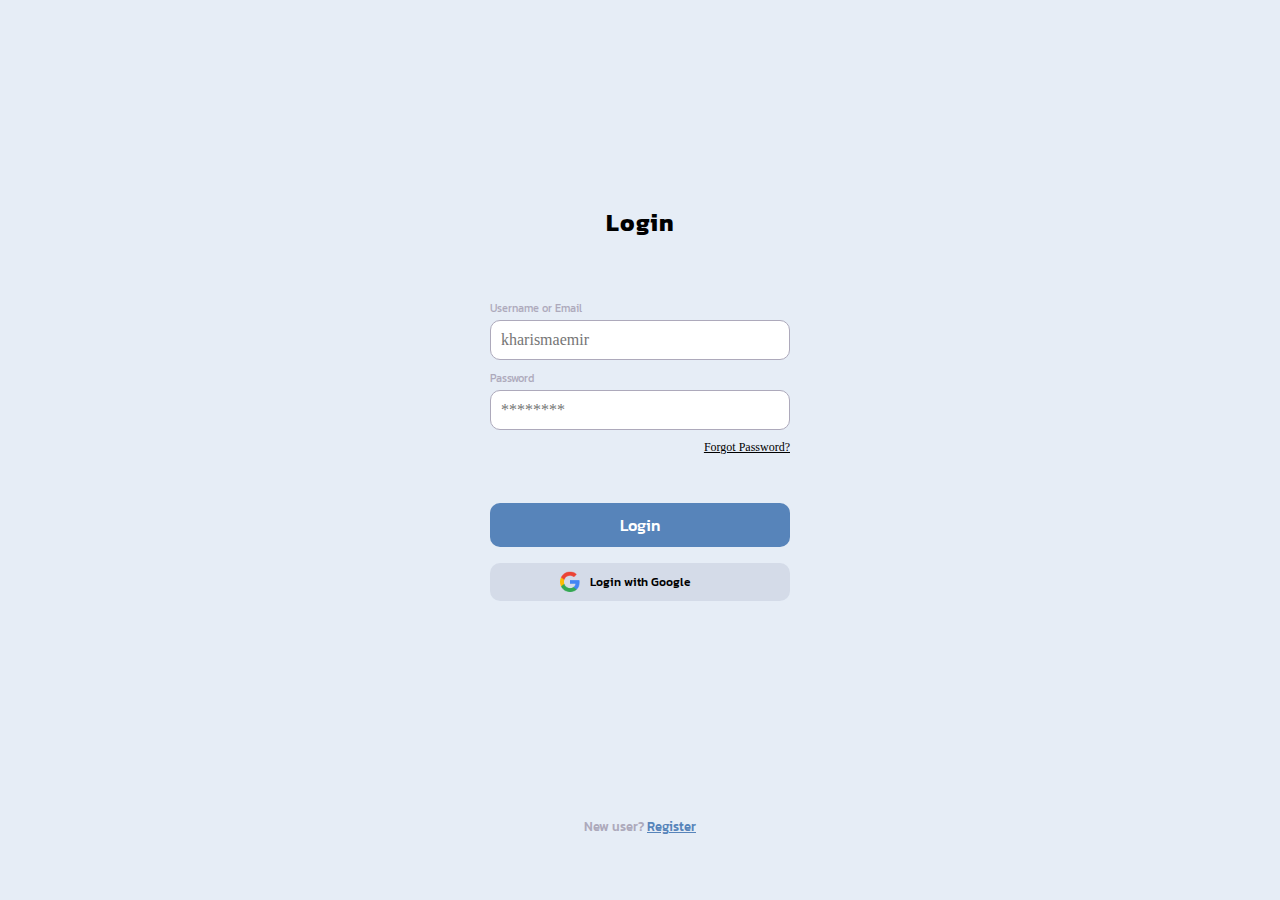
<file: index.html>
<!DOCTYPE html>
<html>
  <head>
    <meta charset="utf-8" />
    <meta name="viewport" content="width=device-width" />
    <title>Project 1 Website Mockup</title>
    <link href="/css/index.css" rel="stylesheet" type="text/css" />
    <!--Fonts-->
    <link rel="preconnect" href="https://fonts.gstatic.com" />
    <link
      href="https://fonts.googleapis.com/css2?family=Kanit:wght@400;500&display=swap"
      rel="stylesheet"
    />
  </head>
  <style></style>
  <body>
    <!--sidebarhide and floating button-->
    <div class="container">
      <form action="" class="form">
        <!--Login Heading-->
        <h2>Login</h2>
        <!--Form username-->
        <div class="inputusr">
          <input
            type="text"
            name="userlogin"
            id="usr"
            placeholder="kharismaemir"
          />
          <label for="userlogin">Username or Email</label>
        </div>
        <!--Form user pass-->
        <div class="inputpass">
          <input
            type="password"
            name="passlogin"
            id="pass"
            placeholder="********"
          />
          <label for="passlogin">Password</label>
        </div>
        <!--button group-->
        <a href="resetpass.html" class="forgotpass">Forgot Password?</a>
        <a href="dashboard-allschedule.html" class="loginbtn">Login</a>
        <a href="dashboard-allschedule.html" class="googlebtn">Login with Google</a>
      </form>
      <!--Register button-->
      <div class="newuser">
        New user?
        <a href="#register" class="register" target="Register">Register</a>
      </div>
    </div>
  </body>
</html>
</file>
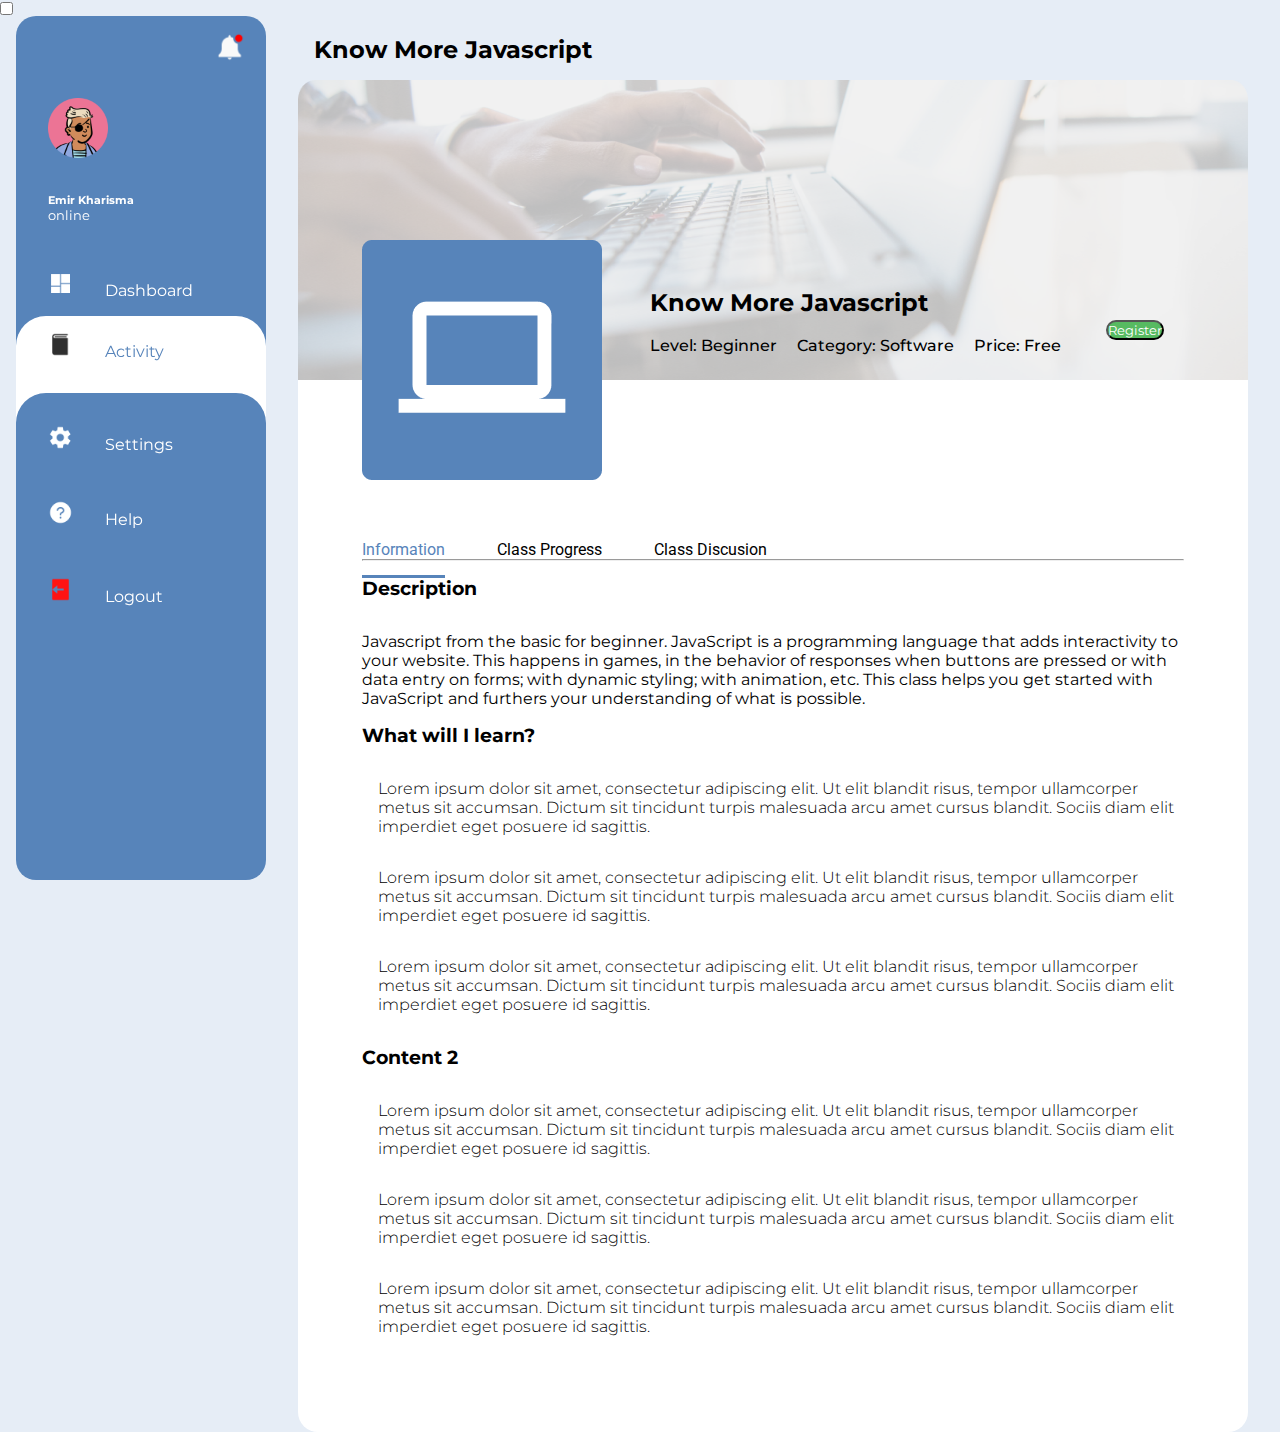
<file: activity-classdetail.html>
<!DOCTYPE html>
<html lang="en">
  <head>
    <meta charset="UTF-8" />
    <meta http-equiv="X-UA-Compatible" content="IE=edge" />
    <meta name="viewport" content="width=device-width, initial-scale=1.0" />
    <!--Bootstrap-->
    <link
      href="https://cdn.jsdelivr.net/npm/bootstrap@5.0.0-beta2/dist/css/bootstrap.min.css"
      rel="stylesheet"
      integrity="sha384-BmbxuPwQa2lc/FVzBcNJ7UAyJxM6wuqIj61tLrc4wSX0szH/Ev+nYRRuWlolflfl"
      crossorigin="anonymous"
    />
    <!--Line Awesome-->
    <link
      rel="stylesheet"
      href="https://maxst.icons8.com/vue-static/landings/line-awesome/line-awesome/1.3.0/css/line-awesome.min.css"
    />
    <!--Font-->
    <link rel="preconnect" href="https://fonts.gstatic.com" />
    <link
      href="https://fonts.googleapis.com/css2?family=Montserrat:wght@500&display=swap"
      rel="stylesheet"
    />
    <link rel="preconnect" href="https://fonts.gstatic.com" />
    <link
      href="https://fonts.googleapis.com/css2?family=Roboto&display=swap"
      rel="stylesheet"
    />
    <link rel="stylesheet" href="css/activity-classdetail.css" />
    <link rel="stylesheet" href="css/activity.css" />
    <title>Know More Javascript</title>
  </head>

  <body>
    <!--sidebarhide-->
    <input type="checkbox" class="nav-toggle" />
    <!--sidebar-->
    <div class="sidebar">
      <div class="notif hide">
        <img src="/assets/icon_notif.png" class="icon_notif" alt="" />
      </div>
      <div class="profile">
        <a href="profile.html"
          ><img
            src="/assets/img_profile.png"
            class="img_profile minalignprof"
            alt=""
        /></a>
      </div>
      <h6 class="name hide">Emir Kharisma</h6>
      <p class="onlinestats hide">online</p>
      <div class="sidebar-menu">
        <ul>
          <li>
            <a href="dashboard-allschedule.html" class="inactive"
              ><span class="btn_sidemenu minalign">
                <img
                  src="/assets/icon_dashboardw.png"
                  class="icon_sidemenu"
                /><span class="hide">Dashboard</span>
              </span>
            </a>
          </li>
          <li>
            <a href="activity.html" class="active"
              ><span class="btn_sidemenu minalign"
                ><img
                  src="/assets/icon_activityb.png"
                  class="icon_sidemenu"
                /><span class="hide">Activity</span></span
              >
            </a>
          </li>
          <li>
            <a href="setting.html" class="belowactive"
              ><span class="btn_sidemenu minalign"
                ><img
                  src="/assets/icon_setting.png"
                  class="icon_sidemenu"
                /><span class="hide">Settings</span></span
              >
            </a>
          </li>
          <li>
            <a href="help.html"
              ><span class="btn_sidemenu minalign"
                ><img src="/assets/icon_help.png" class="icon_sidemenu" /><span
                  class="hide"
                  >Help</span
                ></span
              >
            </a>
          </li>
          <li>
            <a href="index.html"
              ><span class="btn_logout minalign"
                ><img
                  src="/assets/icon_logout.png"
                  class="icon_sidemenu"
                /><span class="hide">Logout</span></span
              >
            </a>
          </li>
        </ul>
      </div>
    </div>
    <!--sidebar-->
    <div class="main-content">
      <header>
        <h4>
          <label for="nav-toggle">
            <span class="las la-bars"></span>
          </label>
          Sidebar
        </h4>
      </header>
      <div class="container-fluid">
        <div class="header">
          <a href="activity.html" class="btnback"
            ><i class="las la-angle-left"></i>
            <span>Know More Javascript</span></a
          >
        </div>
        <div class="backdrop">
          <img class="bdbackground" src="assets/img_frontend.png" alt="" />
          <img class="bdicon" src="assets/icon_frontend.png" alt="" />
          <div class="bd-classname">Know More Javascript</div>
          <div class="bd-classinfo">
            <span>Level: Beginner</span>
            <span>Category: Software</span>
            <span>Price: Free</span>
          </div>
          <div class="bd-btnreg">
            <button class="btn">Register</button>
          </div>
        </div>
        <div class="main">
          <div class="menu">
            <a href="class-detail.html" class="active">Information</a>
            <a href="class-progress.html">Class Progress</a>
            <a href="">Class Discusion</a>
          </div>
          <hr />
          <h3 class="headerdesc">Description</h3>
          <div class="contentdecs">
            Javascript from the basic for beginner. JavaScript is a programming
            language that adds interactivity to your website. This happens in
            games, in the behavior of responses when buttons are pressed or with
            data entry on forms; with dynamic styling; with animation, etc. This
            class helps you get started with JavaScript and furthers your
            understanding of what is possible.
          </div>
          <h3 class="headerdesc">What will I learn?</h3>
          <div class="contentdesc">
            <ul>
              <li>
                Lorem ipsum dolor sit amet, consectetur adipiscing elit. Ut elit
                blandit risus, tempor ullamcorper metus sit accumsan. Dictum sit
                tincidunt turpis malesuada arcu amet cursus blandit. Sociis diam
                elit imperdiet eget posuere id sagittis.
              </li>
              <li>
                Lorem ipsum dolor sit amet, consectetur adipiscing elit. Ut elit
                blandit risus, tempor ullamcorper metus sit accumsan. Dictum sit
                tincidunt turpis malesuada arcu amet cursus blandit. Sociis diam
                elit imperdiet eget posuere id sagittis.
              </li>
              <li>
                Lorem ipsum dolor sit amet, consectetur adipiscing elit. Ut elit
                blandit risus, tempor ullamcorper metus sit accumsan. Dictum sit
                tincidunt turpis malesuada arcu amet cursus blandit. Sociis diam
                elit imperdiet eget posuere id sagittis.
              </li>
            </ul>
          </div>
          <h3 class="headerdesc">Content 2</h3>
          <div class="contentdesc">
            <ul>
              <li>
                Lorem ipsum dolor sit amet, consectetur adipiscing elit. Ut elit
                blandit risus, tempor ullamcorper metus sit accumsan. Dictum sit
                tincidunt turpis malesuada arcu amet cursus blandit. Sociis diam
                elit imperdiet eget posuere id sagittis.
              </li>
              <li>
                Lorem ipsum dolor sit amet, consectetur adipiscing elit. Ut elit
                blandit risus, tempor ullamcorper metus sit accumsan. Dictum sit
                tincidunt turpis malesuada arcu amet cursus blandit. Sociis diam
                elit imperdiet eget posuere id sagittis.
              </li>
              <li>
                Lorem ipsum dolor sit amet, consectetur adipiscing elit. Ut elit
                blandit risus, tempor ullamcorper metus sit accumsan. Dictum sit
                tincidunt turpis malesuada arcu amet cursus blandit. Sociis diam
                elit imperdiet eget posuere id sagittis.
              </li>
            </ul>
          </div>
        </div>
      </div>
    </div>
  </body>
</html>
</file>
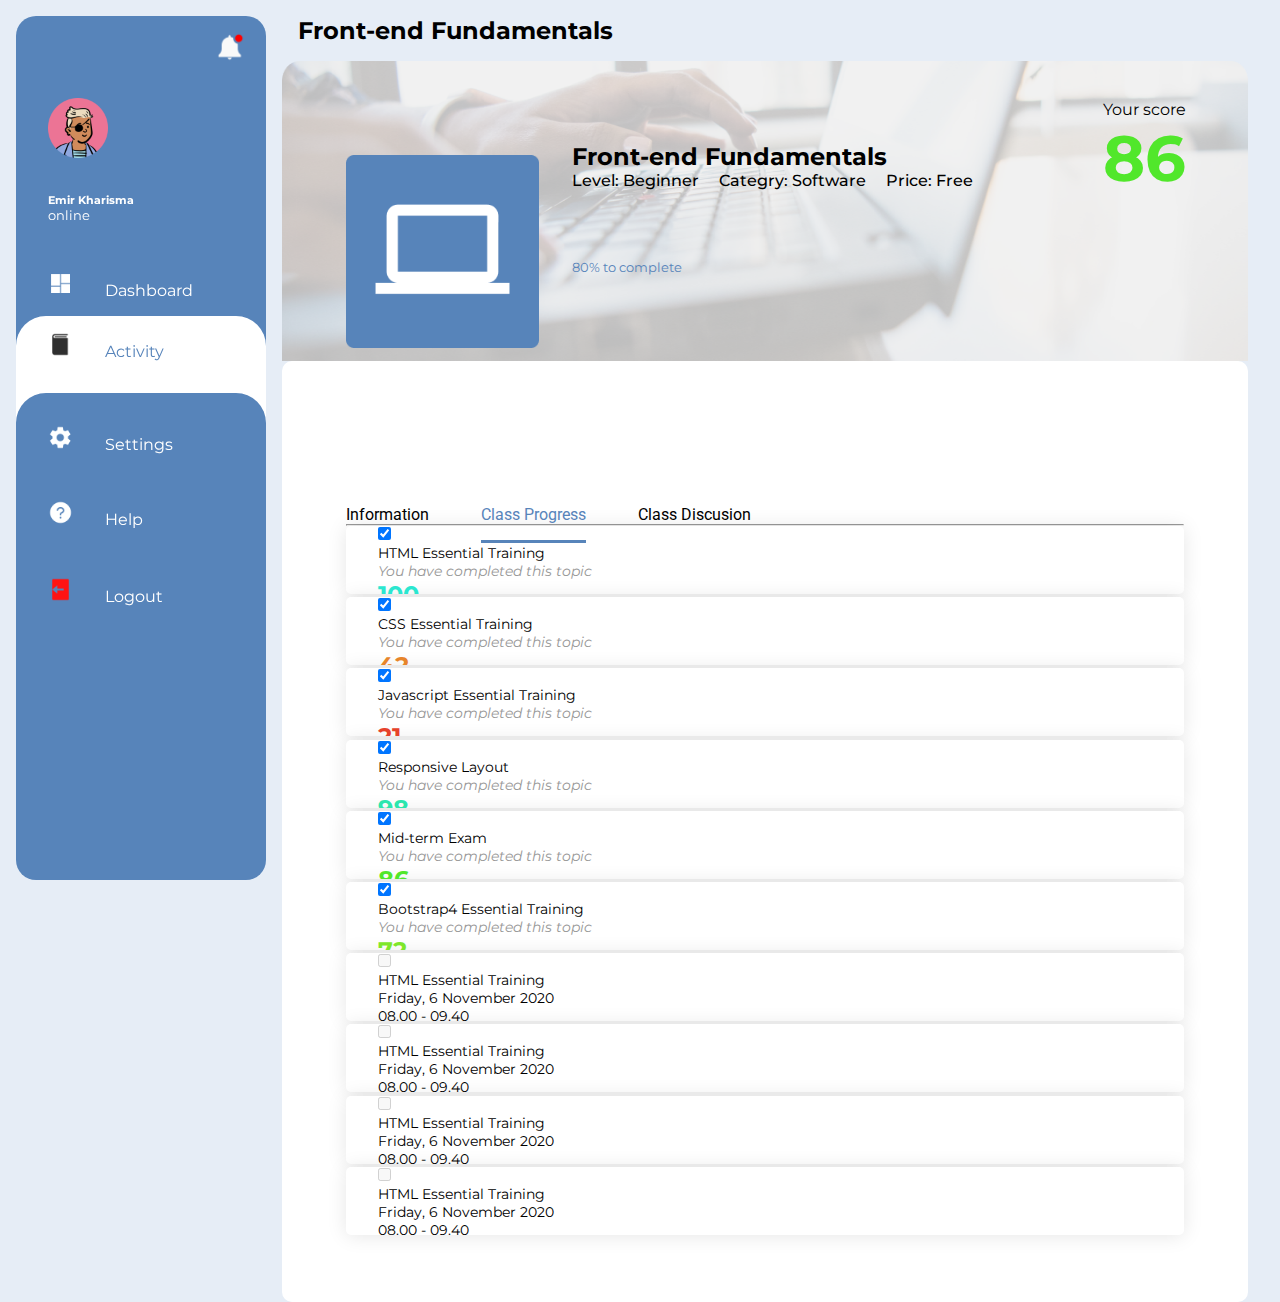
<file: activity-classprog.html>
<!DOCTYPE html>
<html lang="en">
  <head>
    <meta charset="UTF-8" />
    <meta http-equiv="X-UA-Compatible" content="IE=edge" />
    <meta name="viewport" content="width=device-width, initial-scale=1.0" />
    <!--Bootstrap-->
    <link
      href="https://cdn.jsdelivr.net/npm/bootstrap@5.0.0-beta2/dist/css/bootstrap.min.css"
      rel="stylesheet"
      integrity="sha384-BmbxuPwQa2lc/FVzBcNJ7UAyJxM6wuqIj61tLrc4wSX0szH/Ev+nYRRuWlolflfl"
      crossorigin="anonymous"
    />
    <!--Line Awesome-->
    <link
      rel="stylesheet"
      href="https://maxst.icons8.com/vue-static/landings/line-awesome/line-awesome/1.3.0/css/line-awesome.min.css"
    />
    <!--Font-->
    <link rel="preconnect" href="https://fonts.gstatic.com" />
    <link
      href="https://fonts.googleapis.com/css2?family=Montserrat:wght@500&display=swap"
      rel="stylesheet"
    />
    <link rel="preconnect" href="https://fonts.gstatic.com" />
    <link
      href="https://fonts.googleapis.com/css2?family=Roboto&display=swap"
      rel="stylesheet"
    />
    <link href="/css/activity-classprog.css" rel="stylesheet" type="text/css" />
    <title>Activity</title>
    <script src="http://code.jquery.com/jquery-1.9.1.js"></script>
  </head>

  <body>
    <!--sidebar-->
    <div class="sidebar">
      <div class="notif hide">
        <img src="/assets/icon_notif.png" class="icon_notif" alt="" />
      </div>
      <div class="profile">
        <a href="profile.html"
          ><img
            src="/assets/img_profile.png"
            class="img_profile minalignprof"
            alt=""
        /></a>
      </div>
      <h6 class="name hide">Emir Kharisma</h6>
      <p class="onlinestats hide">online</p>
      <div class="sidebar-menu">
        <ul>
          <li>
            <a href="dashboard-allschedule.html" class="inactive"
              ><span class="btn_sidemenu minalign">
                <img
                  src="/assets/icon_dashboardw.png"
                  class="icon_sidemenu"
                /><span class="hide">Dashboard</span>
              </span>
            </a>
          </li>
          <li>
            <a href="activity.html" class="active"
              ><span class="btn_sidemenu minalign"
                ><img
                  src="/assets/icon_activityb.png"
                  class="icon_sidemenu"
                /><span class="hide">Activity</span></span
              >
            </a>
          </li>
          <li>
            <a href="setting.html" class="belowactive"
              ><span class="btn_sidemenu minalign"
                ><img
                  src="/assets/icon_setting.png"
                  class="icon_sidemenu"
                /><span class="hide">Settings</span></span
              >
            </a>
          </li>
          <li>
            <a href="help.html"
              ><span class="btn_sidemenu minalign"
                ><img src="/assets/icon_help.png" class="icon_sidemenu" /><span
                  class="hide"
                  >Help</span
                ></span
              >
            </a>
          </li>
          <li>
            <a href="index.html"
              ><span class="btn_logout minalign"
                ><img
                  src="/assets/icon_logout.png"
                  class="icon_sidemenu"
                /><span class="hide">Logout</span></span
              >
            </a>
          </li>
        </ul>
      </div>
    </div>
    <!--main content-->
    <div class="main-content">
      <div class="container-fluid justify-content-center align-items-center">
        <div class="header">
          <a href="activity.html" class="btnback"
            ><i class="las la-angle-left"></i>
            <span>Front-end Fundamentals</span></a
          >
        </div>
        <div class="backdrop">
          <img class="backdropimg" src="assets/img_frontend.png" alt="" />

          <img class="classicon" src="assets/icon_frontend.png" alt="" />
          <div class="classname">Front-end Fundamentals</div>
          <div class="classinfo">
            <span>Level: Beginner</span>
            <span>Categry: Software</span>
            <span>Price: Free</span>
          </div>
          <div class="bdscore">
            <div class="scoretitle">Your score</div>
            <div class="scorebd">86</div>
          </div>
          <small class="bdprogress">80% to complete</small>
          <div class="progress">
            <div class="progress-bar" role="progressbar"></div>
          </div>
        </div>

        <!-- Main Section -->
        <div class="main">
          <div class="tab-menu">
            <a href="class-detail.html">Information</a>
            <a href="class-progress.html" class="active">Class Progress</a>
            <a href="">Class Discusion</a>
          </div>
          <hr />
          <div class="row classdata">
            <div class="col-1">
              <input type="checkbox" checked="True" /><span
                class="checkmark"
              ></span>
            </div>
            <div class="col">
              <a href=" "> HTML Essential Training</a>
            </div>
            <div class="col completed">You have completed this topic</div>
            <div class="col-2 text-center">
              <span class="score1">100</span>
            </div>
          </div>
          <div class="row classdata">
            <div class="col-1">
              <input type="checkbox" checked="True" /><span
                class="checkmark"
              ></span>
            </div>
            <div class="col">
              <a href=" ">CSS Essential Training</a>
            </div>
            <div class="col completed">You have completed this topic</div>
            <div class="col-2 text-center">
              <span class="score2">42</span>
            </div>
          </div>
          <div class="row classdata">
            <div class="col-1">
              <input type="checkbox" checked="True" /><span
                class="checkmark"
              ></span>
            </div>
            <div class="col">
              <a href=" ">Javascript Essential Training</a>
            </div>
            <div class="col completed">You have completed this topic</div>
            <div class="col-2 text-center">
              <span class="score3">21</span>
            </div>
          </div>
          <div class="row classdata">
            <div class="col-1">
              <input type="checkbox" checked="True" /><span
                class="checkmark"
              ></span>
            </div>
            <div class="col">
              <a href=" ">Responsive Layout</a>
            </div>
            <div class="col completed">You have completed this topic</div>
            <div class="col-2 text-center">
              <span class="score4">98</span>
            </div>
          </div>
          <div class="row classdata">
            <div class="col-1">
              <input type="checkbox" checked="True" /><span
                class="checkmark"
              ></span>
            </div>
            <div class="col">
              <a href=" ">Mid-term Exam</a>
            </div>
            <div class="col completed">You have completed this topic</div>
            <div class="col-2 text-center">
              <span class="score5">86</span>
            </div>
          </div>
          <div class="row classdata">
            <div class="col-1">
              <input type="checkbox" checked="True" /><span
                class="checkmark"
              ></span>
            </div>
            <div class="col">
              <a href=" ">Bootstrap4 Essential Training</a>
            </div>
            <div class="col completed">You have completed this topic</div>
            <div class="col-2 text-center">
              <span class="score6">72</span>
            </div>
          </div>
          <div class="row classdata">
            <div class="col-1">
              <input type="checkbox" disabled="disabled" /><span
                class="checkmark"
              ></span>
            </div>
            <div class="col">
              <a href=" "> HTML Essential Training</a>
            </div>
            <div class="col">
              Friday, 6 November 2020 <br />
              08.00 - 09.40
            </div>
            <div class="col-2 unfinished text-center">
              <!-- <span>Unfinished</span> -->
            </div>
          </div>
          <div class="row classdata">
            <div class="col-1">
              <input type="checkbox" disabled="disabled" /><span
                class="checkmark"
              ></span>
            </div>
            <div class="col">
              <a href=" "> HTML Essential Training</a>
            </div>
            <div class="col">
              Friday, 6 November 2020 <br />
              08.00 - 09.40
            </div>
            <div class="col-2 unfinished text-center">
              <span>Unfinished</span>
            </div>
          </div>
          <div class="row classdata">
            <div class="col-1">
              <input type="checkbox" disabled="disabled" /><span
                class="checkmark"
              ></span>
            </div>
            <div class="col">
              <a href=" "> HTML Essential Training</a>
            </div>
            <div class="col">
              Friday, 6 November 2020 <br />
              08.00 - 09.40
            </div>
            <div class="col-2 unfinished text-center">
              <span>Unfinished</span>
            </div>
          </div>
          <div class="row classdata">
            <div class="col-1">
              <input type="checkbox" disabled="disabled" /><span
                class="checkmark"
              ></span>
            </div>
            <div class="col">
              <a href=" ">HTML Essential Training</a>
            </div>
            <div class="col">
              Friday, 6 November 2020 <br />
              08.00 - 09.40
            </div>
            <div class="col-2 unfinished text-center">
              <span>Unfinished</span>
            </div>
          </div>
        </div>
      </div>
    </div>
  </body>
</html>
</file>
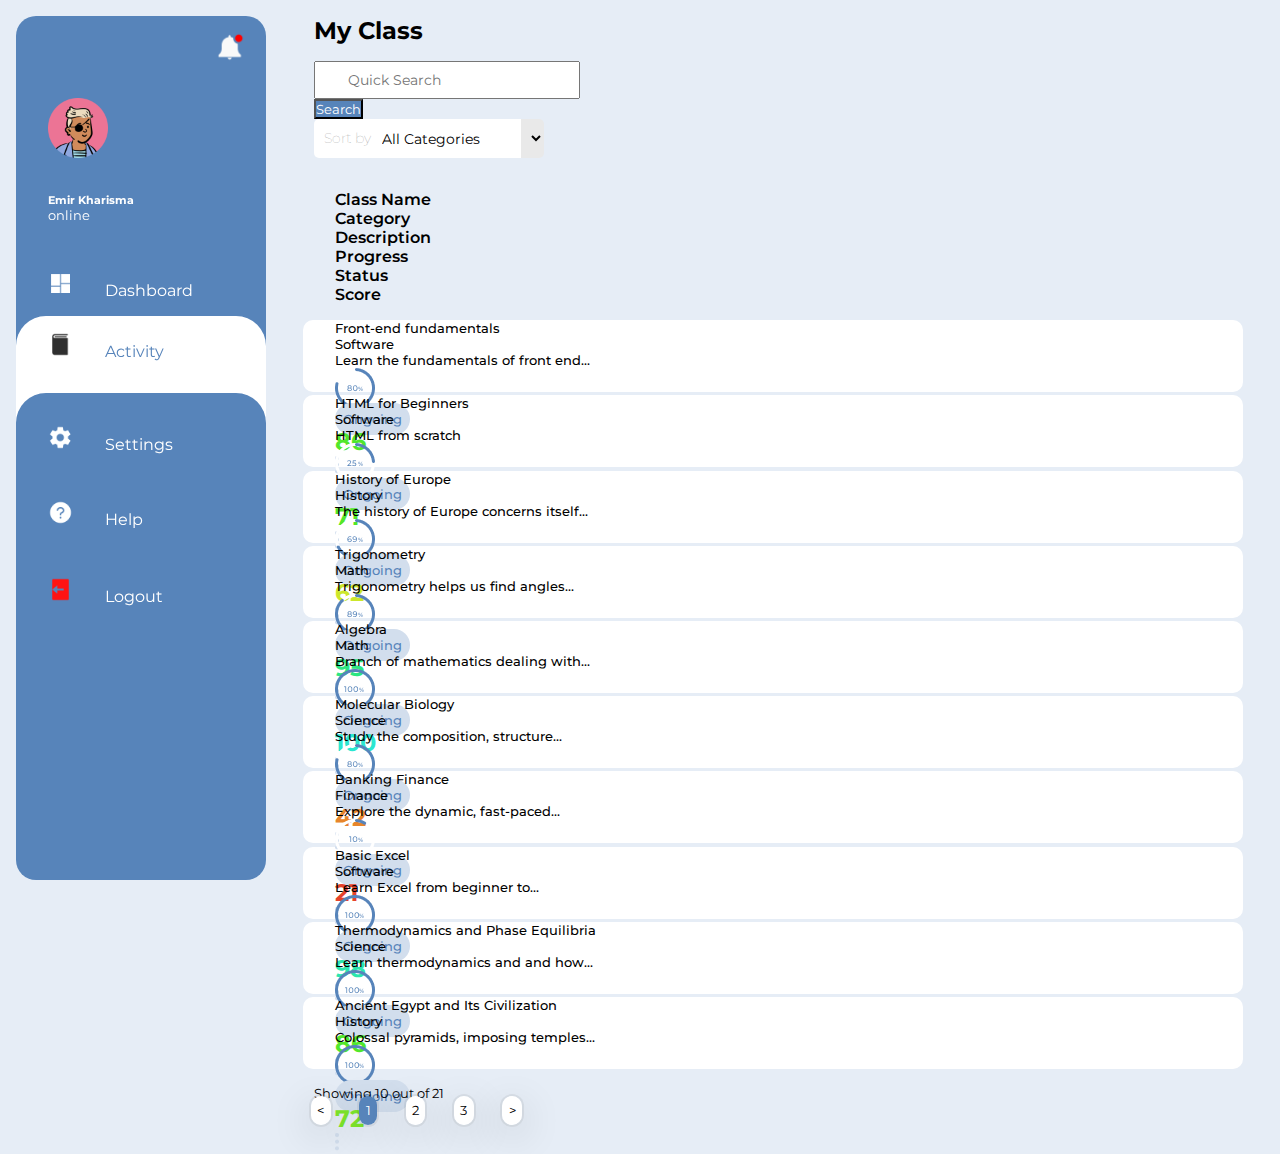
<file: activity-myclass.html>
<!DOCTYPE html>
<html lang="en">
  <head>
    <meta charset="UTF-8" />
    <meta http-equiv="X-UA-Compatible" content="IE=edge" />
    <meta name="viewport" content="width=device-width, initial-scale=1.0" />
    <!--Bootstrap-->
    <link
      href="https://cdn.jsdelivr.net/npm/bootstrap@5.0.0-beta2/dist/css/bootstrap.min.css"
      rel="stylesheet"
      integrity="sha384-BmbxuPwQa2lc/FVzBcNJ7UAyJxM6wuqIj61tLrc4wSX0szH/Ev+nYRRuWlolflfl"
      crossorigin="anonymous"
    />
    <!--Line Awesome-->
    <link
      rel="stylesheet"
      href="https://maxst.icons8.com/vue-static/landings/line-awesome/line-awesome/1.3.0/css/line-awesome.min.css"
    />
    <!--Font-->
    <link rel="preconnect" href="https://fonts.gstatic.com" />
    <link
      href="https://fonts.googleapis.com/css2?family=Montserrat:wght@500&display=swap"
      rel="stylesheet"
    />
    <link rel="preconnect" href="https://fonts.gstatic.com" />
    <link
      href="https://fonts.googleapis.com/css2?family=Roboto&display=swap"
      rel="stylesheet"
    />
    <link rel="stylesheet" href="css/activity-myclass.css" />
    <link rel="stylesheet" href="css/activity.css" />
    <title>Activity</title>
  </head>
  <body>
    <!--sidebar-->
    <div class="sidebar">
      <div class="notif hide">
        <img src="/assets/icon_notif.png" class="icon_notif" alt="" />
      </div>
      <div class="profile">
        <a href="profile.html"
          ><img
            src="/assets/img_profile.png"
            class="img_profile minalignprof"
            alt=""
        /></a>
      </div>
      <h6 class="name hide">Emir Kharisma</h6>
      <p class="onlinestats hide">online</p>
      <div class="sidebar-menu">
        <ul>
          <li>
            <a href="dashboard-allschedule.html" class="inactive"
              ><span class="btn_sidemenu minalign">
                <img
                  src="/assets/icon_dashboardw.png"
                  class="icon_sidemenu"
                /><span class="hide">Dashboard</span>
              </span>
            </a>
          </li>
          <li>
            <a href="activity.html" class="active"
              ><span class="btn_sidemenu minalign"
                ><img
                  src="/assets/icon_activityb.png"
                  class="icon_sidemenu"
                /><span class="hide">Activity</span></span
              >
            </a>
          </li>
          <li>
            <a href="setting.html" class="belowactive"
              ><span class="btn_sidemenu minalign"
                ><img
                  src="/assets/icon_setting.png"
                  class="icon_sidemenu"
                /><span class="hide">Settings</span></span
              >
            </a>
          </li>
          <li>
            <a href="help.html"
              ><span class="btn_sidemenu minalign"
                ><img src="/assets/icon_help.png" class="icon_sidemenu" /><span
                  class="hide"
                  >Help</span
                ></span
              >
            </a>
          </li>
          <li>
            <a href="index.html"
              ><span class="btn_logout minalign"
                ><img
                  src="/assets/icon_logout.png"
                  class="icon_sidemenu"
                /><span class="hide">Logout</span></span
              >
            </a>
          </li>
        </ul>
      </div>
    </div>
    <!--main content-->
    <div class="main-content">
      <div class="container-fluid">
        <div class="header">
          <a href="activity.html" class="btnback"
            ><i class="las la-angle-left"></i>
            <span style="margin-left: 1rem">My Class</span></a
          >
        </div>
        <div class="search-group searchbar">
          <div class="row d-flex">
            <form class="col-8" action="#">
              <div class="form-group">
                <label for="search"><i class="las la-1x la-search"></i></label>
                <input
                  type="text"
                  class="form-control search"
                  name="search "
                  placeholder="Quick Search "
                />
              </div>
            </form>
            <div class="col">
              <button type="submit" class="btn btn-search">Search</button>
            </div>
            <form class="col sort" action="#">
              <div class="col form-group">
                <label for="sort" class="sort">Sort by</label>
                <select class="selectpicker select">
                  <option>All Categories</option>
                  <option>Software</option>
                  <option>History</option>
                  <option>Psychology</option>
                  <option>Finance</option>
                  <option>Math</option>
                </select>
              </div>
            </form>
          </div>
        </div>
      </div>
      <div class="my-class">
        <div class="row myclass-header myclass-table">
          <div class="col table-header nm">Class Name</div>
          <div class="col table-header hide">Category</div>
          <div class="col table-header hide">Description</div>
          <div class="col table-header">Progress</div>
          <div class="col status table-header hide">Status</div>
          <div class="col table-header">Score</div>
          <div class="col-1 table-header"></div>
        </div>

        <div class="row myclass-data myclass-table">
          <div class="col">
            <a href=""> Front-end fundamentals</a>
          </div>
          <div class="col hide">
            <a href=""> Software</a>
          </div>
          <div class="col hide">Learn the fundamentals of front end...</div>
          <div class="col">
            <div class="progimg">
              <span><img src="assets/img_prog1.png" alt="" /></span>
            </div>
          </div>
          <div class="col status hide"><span>Ongoing</span></div>
          <div class="col">
            <span class="score1">86</span>
          </div>
          <div class="col-1">
            <a href=""><img src="assets/icon_lista.png" alt="icon list" /></a>
          </div>
        </div>
        <div class="row myclass-data myclass-table">
          <div class="col">
            <a href="">HTML for Beginners</a>
          </div>
          <div class="col hide">
            <a href="">Software</a>
          </div>
          <div class="col hide">HTML from scratch</div>
          <div class="col">
            <div class="progimg">
              <span><img src="assets/img_prog2.png" alt="" /></span>
            </div>
          </div>
          <div class="col status hide"><span>Ongoing</span></div>
          <div class="col">
            <span class="score2">71</span>
          </div>
          <div class="col-1">
            <a href=""><img src="assets/icon_lista.png" alt="icon list" /></a>
          </div>
        </div>
        <div class="row myclass-data myclass-table">
          <div class="col">
            <a href="">History of Europe</a>
          </div>
          <div class="col hide">
            <a href="">History</a>
          </div>
          <div class="col hide">The history of Europe concerns itself...</div>
          <div class="col">
            <div class="progimg">
              <span><img src="assets/img_prog3.png" alt="" /></span>
            </div>
          </div>
          <div class="col status hide"><span>Ongoing</span></div>
          <div class="col col">
            <span class="score3">62</span>
          </div>
          <div class="col-1">
            <a href=""><img src="assets/icon_lista.png" alt="icon list" /></a>
          </div>
        </div>
        <div class="row myclass-data myclass-table">
          <div class="col">
            <a href="">Trigonometry</a>
          </div>
          <div class="col hide">
            <a href="">Math</a>
          </div>
          <div class="col hide">Trigonometry helps us find angles...</div>
          <div class="col">
            <div class="progimg">
              <span><img src="assets/img_prog4.png" alt="" /></span>
            </div>
          </div>
          <div class="col status hide"><span>Ongoing</span></div>
          <div class="col col">
            <span class="score4">95</span>
          </div>
          <div class="col-1">
            <a href=""><img src="assets/icon_lista.png" alt="icon list" /></a>
          </div>
        </div>
        <div class="row myclass-data myclass-table">
          <div class="col">
            <a href="">Algebra</a>
          </div>
          <div class="col hide">
            <a href="">Math</a>
          </div>
          <div class="col hide">Branch of mathematics dealing with...</div>
          <div class="col">
            <div class="progimg">
              <span><img src="assets/img_prog5.png" alt="" /></span>
            </div>
          </div>
          <div class="col status hide"><span>Ongoing</span></div>
          <div class="col col">
            <span class="score5">100</span>
          </div>
          <div class="col-1">
            <a href=""><img src="assets/icon_lista.png" alt="icon list" /></a>
          </div>
        </div>
        <div class="row myclass-data myclass-table">
          <div class="col">
            <a href="">Molecular Biology</a>
          </div>
          <div class="col hide">
            <a href="">Science</a>
          </div>
          <div class="col hide">Study the composition, structure...</div>
          <div class="col">
            <div class="progimg">
              <span><img src="assets/img_prog6.png" alt="" /></span>
            </div>
          </div>
          <div class="col status hide"><span>Ongoing</span></div>
          <div class="col col">
            <span class="score6">42</span>
          </div>
          <div class="col-1">
            <a href=""><img src="assets/icon_lista.png" alt="icon list" /></a>
          </div>
        </div>
        <div class="row myclass-data myclass-table">
          <div class="col">
            <a href="">Banking Finance</a>
          </div>
          <div class="col hide">
            <a href="">Finance</a>
          </div>
          <div class="col hide">Explore the dynamic, fast-paced...</div>
          <div class="col">
            <div class="progimg">
              <span><img src="assets/img_prog7.png" alt="" /></span>
            </div>
          </div>
          <div class="col status hide"><span>Ongoing</span></div>
          <div class="col">
            <span class="score7">21</span>
          </div>
          <div class="col-1">
            <a href=""><img src="assets/icon_lista.png" alt="icon list" /></a>
          </div>
        </div>
        <div class="row myclass-data myclass-table">
          <div class="col">
            <a href="">Basic Excel</a>
          </div>
          <div class="col hide">
            <a href="">Software</a>
          </div>
          <div class="col hide">Learn Excel from beginner to...</div>
          <div class="col">
            <div class="progimg">
              <span><img src="assets/img_prog8.png" alt="" /></span>
            </div>
          </div>
          <div class="col status hide"><span>Ongoing</span></div>
          <div class="col">
            <span class="score8">98</span>
          </div>
          <div class="col-1">
            <a href=""><img src="assets/icon_lista.png" alt="icon list" /></a>
          </div>
        </div>
        <div class="row myclass-data myclass-table">
          <div class="col">
            <a href="">Thermodynamics and Phase Equilibria</a>
          </div>
          <div class="col hide">
            <a href="">Science</a>
          </div>
          <div class="col hide">Learn thermodynamics and and how...</div>
          <div class="col">
            <div class="progimg">
              <span><img src="assets/img_prog9.png" alt="" /></span>
            </div>
          </div>
          <div class="col status hide"><span>Ongoing</span></div>
          <div class="col col">
            <span class="score9">86</span>
          </div>
          <div class="col-1">
            <a href=""><img src="assets/icon_lista.png" alt="icon list" /></a>
          </div>
        </div>
        <div class="row myclass-data myclass-table">
          <div class="col">
            <a href="">Ancient Egypt and Its Civilization</a>
          </div>
          <div class="col hide">
            <a href="">History</a>
          </div>
          <div class="col hide">Colossal pyramids, imposing temples...</div>
          <div class="col">
            <div class="progimg">
              <span><img src="assets/img_prog10.png" alt="" /></span>
            </div>
          </div>
          <div class="col status hide"><span>Ongoing</span></div>
          <div class="col col">
            <span class="score10">72</span>
          </div>
          <div class="col-1">
            <a href=""><img src="assets/icon_lista.png" alt="icon list" /></a>
          </div>
        </div>

        <div class="pagination pagecounter">
          <div class="col align d-flex justify-content-start align-items-center">
            Showing 10 out of 21
          </div>
          <div class="col d-flex justify-content-end align-items-center">
            <span class="pages"><a href="#"><</a></span>
            <span class="pages active-page"><a href="#">1</a></span>
            <span class="pages"><a href="#">2</a></span>
            <span class="pages hide"><a href="#">3</a></span>
            <span class="pages"><a href=" ">></a></span>
          </div>
        </div>
      </div>
    </div>
  </body>
</html>
</file>
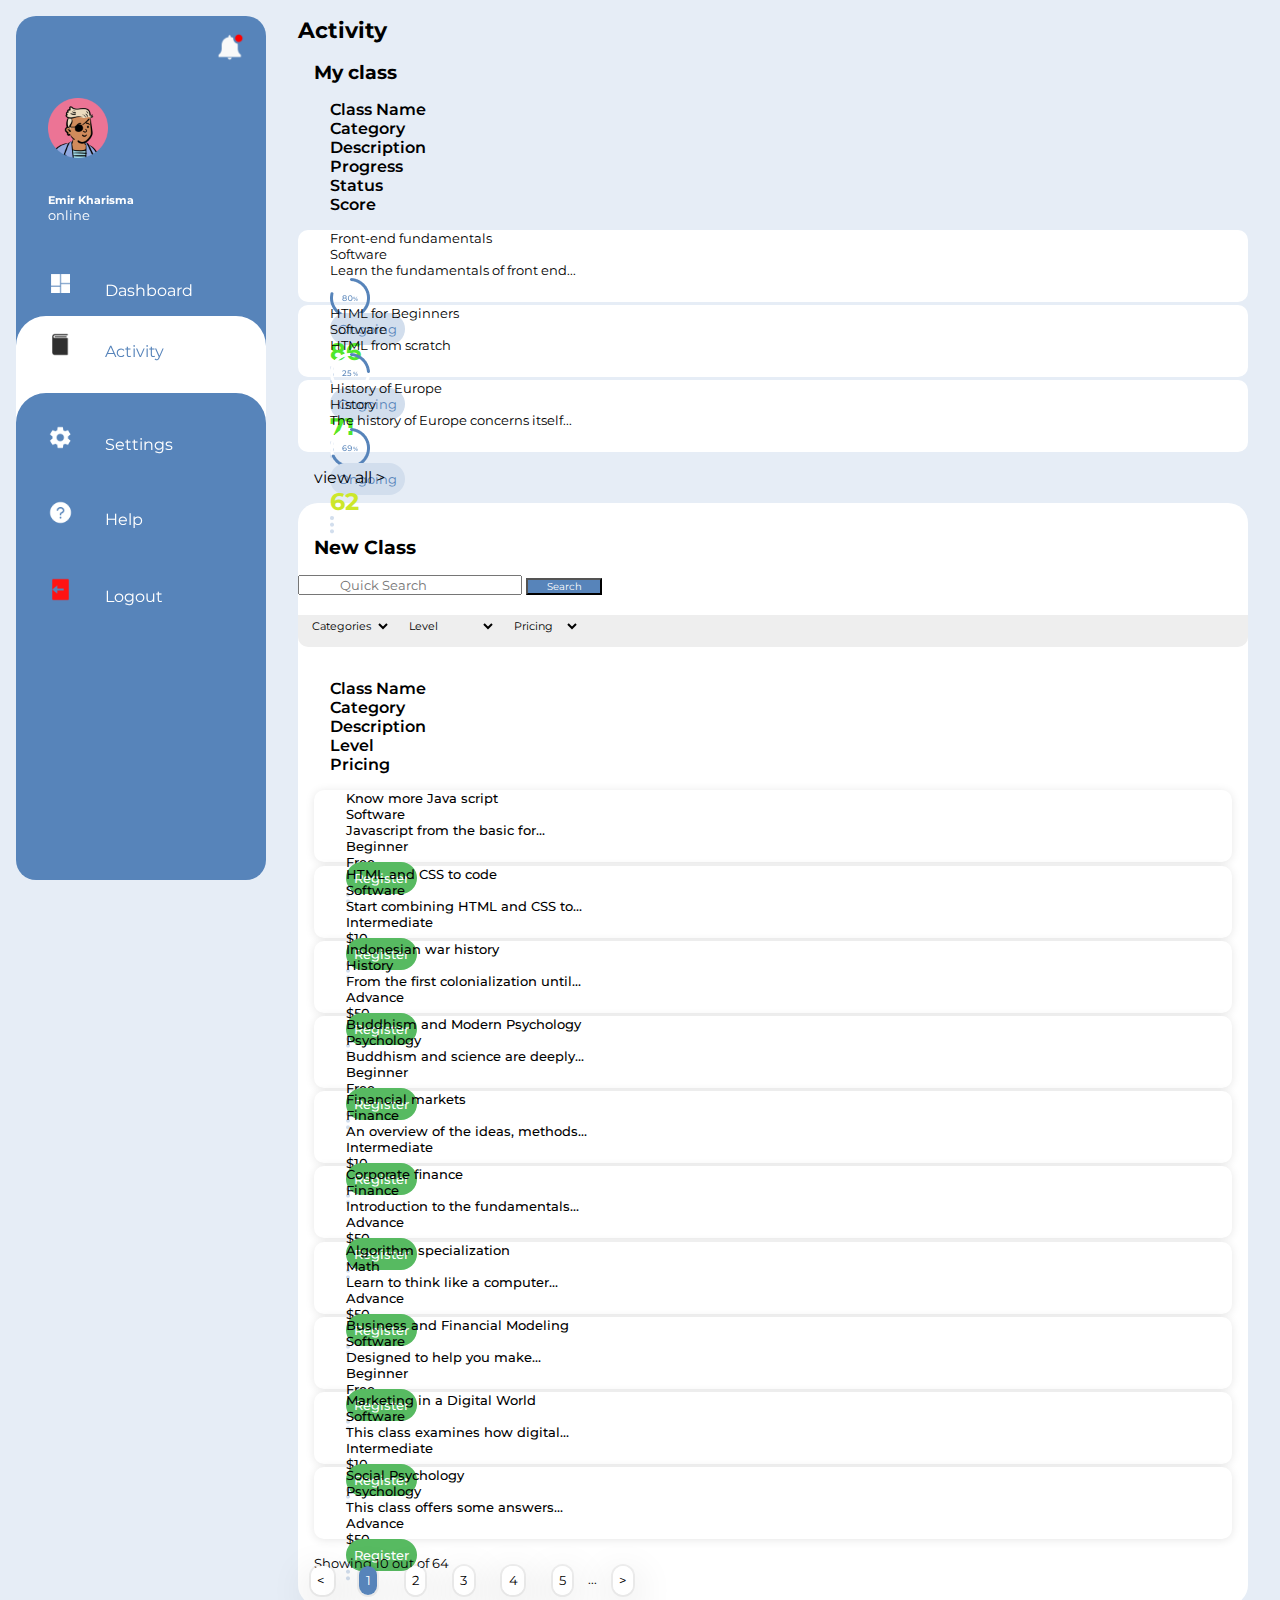
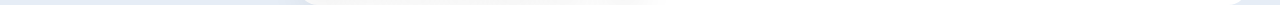
<file: activity.html>
<!DOCTYPE html>
<html lang="en">
  <head>
    <meta charset="UTF-8" />
    <meta http-equiv="X-UA-Compatible" content="IE=edge" />
    <meta name="viewport" content="width=device-width, initial-scale=1.0" />
    <!--Bootstrap-->
    <link
      href="https://cdn.jsdelivr.net/npm/bootstrap@5.0.0-beta2/dist/css/bootstrap.min.css"
      rel="stylesheet"
      integrity="sha384-BmbxuPwQa2lc/FVzBcNJ7UAyJxM6wuqIj61tLrc4wSX0szH/Ev+nYRRuWlolflfl"
      crossorigin="anonymous"
    />
    <!--Line Awesome-->
    <link
      rel="stylesheet"
      href="https://maxst.icons8.com/vue-static/landings/line-awesome/line-awesome/1.3.0/css/line-awesome.min.css"
    />
    <!--Font-->
    <link rel="preconnect" href="https://fonts.gstatic.com" />
    <link
      href="https://fonts.googleapis.com/css2?family=Montserrat:wght@500&display=swap"
      rel="stylesheet"
    />
    <link rel="preconnect" href="https://fonts.gstatic.com" />
    <link
      href="https://fonts.googleapis.com/css2?family=Roboto&display=swap"
      rel="stylesheet"
    />
    <link href="/css/activity.css" rel="stylesheet" type="text/css" />
    <title>Activity</title>
    <script src="http://code.jquery.com/jquery-1.9.1.js"></script>
  </head>
  <body>
    <!--sidebarhide and floating button-->
    <input type="checkbox" id="nav-toggle" />
    <!--sidebar-->
    <div class="sidebar">
      <div class="notif hide">
        <img src="/assets/icon_notif.png" class="icon_notif" alt="" />
      </div>
      <div class="profile">
        <a href="profile.html"
          ><img
            src="/assets/img_profile.png"
            class="img_profile minalignprof"
            alt=""
        /></a>
      </div>
      <h6 class="name hide">Emir Kharisma</h6>
      <p class="onlinestats hide">online</p>
      <div class="sidebar-menu">
        <ul>
          <li>
            <a href="dashboard-allschedule.html" class="inactive"
              ><span class="btn_sidemenu minalign">
                <img
                  src="/assets/icon_dashboardw.png"
                  class="icon_sidemenu"
                /><span class="hide">Dashboard</span>
              </span>
            </a>
          </li>
          <li>
            <a href="activity.html" class="active"
              ><span class="btn_sidemenu minalign"
                ><img
                  src="/assets/icon_activityb.png"
                  class="icon_sidemenu"
                /><span class="hide">Activity</span></span
              >
            </a>
          </li>
          <li>
            <a href="setting.html" class="belowactive"
              ><span class="btn_sidemenu minalign"
                ><img
                  src="/assets/icon_setting.png"
                  class="icon_sidemenu"
                /><span class="hide">Settings</span></span
              >
            </a>
          </li>
          <li>
            <a href="help.html"
              ><span class="btn_sidemenu minalign"
                ><img src="/assets/icon_help.png" class="icon_sidemenu" /><span
                  class="hide"
                  >Help</span
                ></span
              >
            </a>
          </li>
          <li>
            <a href="index.html"
              ><span class="btn_logout minalign"
                ><img
                  src="/assets/icon_logout.png"
                  class="icon_sidemenu"
                /><span class="hide">Logout</span></span
              >
            </a>
          </li>
        </ul>
      </div>
    </div>
    <!--main content-->
    <div class="main-content">
      <header>
        <h4>
          <label for="nav-toggle">
            <span class="las la-bars"></span>
          </label>
          Sidebar
        </h4>
      </header>
      <div class="container-fluid justify-content-center wrapper">
        <div class="col-12 content">
          <!--myclass start-->
          <div class="container-fluid">
            <div class="activity-header">Activity</div>
            <div class="subtitle">My class</div>
            <div class="row myclass-header myclass-table">
              <div class="col table-header">Class Name</div>
              <div class="col table-header hide">Category</div>
              <div class="col table-header hide">Description</div>
              <div class="col table-header">Progress</div>
              <div class="col prog table-header hide">Status</div>
              <div class="col table-header">Score</div>
              <div class="col-1 table-header"></div>
            </div>
            <div class="row myclass-data myclass-table">
              <div class="col">
                <a href="activity-classprog.html">Front-end fundamentals</a>
              </div>
              <div class="col hide">
                <a href="#">Software</a>
              </div>
              <div class="col hide">Learn the fundamentals of front end...</div>
              <div class="col">
                <div class="progimg">
                  <span><img src="assets/img_prog1.png" alt="" /></span>
                </div>
              </div>
              <div class="col status hide"><span>Ongoing</span></div>
              <div class="col">
                <span class="score1">86</span>
              </div>
              <div class="col-1">
                <a href="#"
                  ><img src="assets/icon_lista.png" alt=""
                /></a>
              </div>
            </div>
            <div class="row myclass-data myclass-table">
              <div class="col">
                <a href="#">HTML for Beginners</a>
              </div>
              <div class="col hide">
                <a href="#">Software</a>
              </div>
              <div class="col hide">HTML from scratch</div>
              <div class="col">
                <div class="progimg">
                  <span><img src="assets/img_prog2.png" alt="" /></span>
                </div>
              </div>
              <div class="col status hide"><span>Ongoing</span></div>
              <div class="col">
                <span class="score2">71</span>
              </div>
              <div class="col-1">
                <a href="#"
                  ><img src="assets/icon_lista.png" alt=""
                /></a>
              </div>
            </div>
            <div class="row myclass-data myclass-table">
              <div class="col">
                <a href="#">History of Europe</a>
              </div>
              <div class="col hide">
                <a href="#">History</a>
              </div>
              <div class="col hide">
                The history of Europe concerns itself...
              </div>
              <div class="col progresscol">
                <div class="progimg">
                  <span><img src="assets/img_prog3.png" alt="" /></span>
                </div>
              </div>
              <div class="col status hide"><span>Ongoing</span></div>
              <div class="col">
                <span class="score3">62</span>
              </div>
              <div class="col-1">
                <a href="#"
                  ><img src="assets/icon_lista.png" alt=""
                /></a>
              </div>
            </div>

            <p class="viewall d-flex justify-content-center">
              <a href="activity-myclass.html">view all ></a>
            </p>
          </div>
          <!--myclass end-->
          <!--newclass start-->
          <div class="container-fluid newclass">
            <div class="subtitle">New Class</div>
            <div class="row">
              <form action="#">
                <div class="col search-bar form-group btn-group">
                  <label for="search"
                    ><i class="las la-1x la-search"></i
                  ></label>
                  <input
                    type=""
                    class="form-control search"
                    placeholder="Quick Search "
                  />
                  <button class="btn btnsearch">Search</button>
                </div>
              </form>
            </div>
            <div class="filters d-flex">
              <select class="selectpicker filter">
                <option>Categories</option>
                <option>Software</option>
                <option>History</option>
                <option>Psychology</option>
                <option>Finance</option>
                <option>Math</option>
              </select>
              <select class="selectpicker filter">
                <option>Level</option>
                <option>Beginner</option>
                <option>Intermediate</option>
                <option>Advance</option>
              </select>
              <select class="selectpicker filter">
                <option>Pricing</option>
                <option>Free</option>
                <option>$10</option>
                <option>$10 - $20</option>
                <option>$20 - $50</option>
                <option>> $50</option>
              </select>
            </div>

            <!-- New Class List -->
            <div class="row newclass-header">
              <div class="col table-header classname">Class Name</div>
              <div class="col table-header hide">Category</div>
              <div class="col table-header hide">Description</div>
              <div class="col table-header">Level</div>
              <div class="col table-header">Pricing</div>
              <div class="col table-header"></div>
              <div class="col-1 table-header hide"></div>
            </div>

            <div class="row newclass-data">
              <div class="col classname">
                <a href="activity-classdetail.html">Know more Java script</a>
              </div>
              <div class="col hide"><a href="#">Software</a></div>
              <div class="col hide">Javascript from the basic for...</div>
              <div class="col">Beginner</div>
              <div class="col">Free</div>
              <div class="col btnreg">
                <a href="#"><span>Register</span></a>
              </div>
              <div class="col-1 hide">
                <a href="#"
                  ><img src="assets/icon_lista.png" alt=""
                /></a>
              </div>
            </div>
            <div class="row newclass-data">
              <div class="col classname"><a href="#">HTML and CSS to code</a></div>
              <div class="col hide"><a href="#">Software</a></div>
              <div class="col hide">Start combining HTML and CSS to...</div>
              <div class="col">Intermediate</div>
              <div class="col">$10</div>
              <div class="col btnreg">
                <a href="#"><span>Register</span></a>
              </div>
              <div class="col-1 hide">
                <a href="#"
                  ><img src="assets/icon_lista.png" alt=""
                /></a>
              </div>
            </div>
            <div class="row newclass-data">
              <div class="col classname"><a href="#">Indonesian war history</a></div>
              <div class="col hide"><a href="#">History</a></div>
              <div class="col hide">
                From the first colonialization until...
              </div>
              <div class="col">Advance</div>
              <div class="col">$50</div>
              <div class="col btnreg">
                <a href="#"><span>Register</span></a>
              </div>
              <div class="col-1 hide">
                <a href="#"
                  ><img src="assets/icon_lista.png" alt=""
                /></a>
              </div>
            </div>
            <div class="row newclass-data">
              <div class="col classname">
                <a href="#">Buddhism and Modern Psychology</a>
              </div>
              <div class="col hide"><a href="#">Psychology</a></div>
              <div class="col hide">Buddhism and science are deeply...</div>
              <div class="col">Beginner</div>
              <div class="col">Free</div>
              <div class="col btnreg">
                <a href="#"><span>Register</span></a>
              </div>
              <div class="col-1 hide">
                <a href="#"
                  ><img src="assets/icon_lista.png" alt=""
                /></a>
              </div>
            </div>
            <div class="row newclass-data">
              <div class="col classname"><a href="#">Financial markets</a></div>
              <div class="col hide"><a href="#">Finance</a></div>
              <div class="col hide">An overview of the ideas, methods...</div>
              <div class="col">Intermediate</div>
              <div class="col">$10</div>
              <div class="col btnreg">
                <a href="#"><span>Register</span></a>
              </div>
              <div class="col-1 hide">
                <a href="#"
                  ><img src="assets/icon_lista.png" alt=""
                /></a>
              </div>
            </div>
            <div class="row newclass-data">
              <div class="col classname"><a href="#">Corporate finance</a></div>
              <div class="col hide"><a href="#">Finance</a></div>
              <div class="col hide">Introduction to the fundamentals...</div>
              <div class="col">Advance</div>
              <div class="col">$50</div>
              <div class="col btnreg">
                <a href="#"><span>Register</span></a>
              </div>
              <div class="col-1 hide">
                <a href="#"
                  ><img src="assets/icon_lista.png" alt=""
                /></a>
              </div>
            </div>
            <div class="row newclass-data">
              <div class="col classname">
                <a href="#">Algorithm specialization</a>
              </div>
              <div class="col hide"><a href="#">Math</a></div>
              <div class="col hide">Learn to think like a computer...</div>
              <div class="col">Advance</div>
              <div class="col">$50</div>
              <div class="col btnreg">
                <a href="#"><span>Register</span></a>
              </div>
              <div class="col-1 hide">
                <a href="#"
                  ><img src="assets/icon_lista.png" alt=""
                /></a>
              </div>
            </div>
            <div class="row newclass-data">
              <div class="col classname">
                <a href="#"> Business and Financial Modeling</a>
              </div>
              <div class="col hide"><a href="#"> Software </a></div>
              <div class="col hide">Designed to help you make...</div>
              <div class="col">Beginner</div>
              <div class="col">Free</div>
              <div class="col btnreg">
                <a href="#"><span>Register</span></a>
              </div>
              <div class="col-1 hide">
                <a href="#"
                  ><img src="assets/icon_lista.png" alt=""
                /></a>
              </div>
            </div>
            <div class="row newclass-data">
              <div class="col classname">
                <a href="#">Marketing in a Digital World</a>
              </div>
              <div class="col hide"><a href="#"> Software </a></div>
              <div class="col hide">This class examines how digital...</div>
              <div class="col">Intermediate</div>
              <div class="col">$10</div>
              <div class="col btnreg">
                <a href="#"><span>Register</span></a>
              </div>
              <div class="col-1 hide">
                <a href="#"
                  ><img src="assets/icon_lista.png" alt=""
                /></a>
              </div>
            </div>
            <div class="row newclass-data">
              <div class="col classname"><a href="#">Social Psychology</a></div>
              <div class="col hide"><a href="#">Psychology</a></div>
              <div class="col hide">This class offers some answers...</div>
              <div class="col">Advance</div>
              <div class="col">$50</div>
              <div class="col btnreg">
                <a href="#"><span>Register</span></a>
              </div>
              <div class="col-1 hide">
                <a href="#"
                  ><img src="assets/icon_lista.png" alt=""
                /></a>
              </div>
            </div>
            <div class="pagination pagecounter">
              <div class="col align d-flex justify-content-start align-items-center">
                Showing 10 out of 64
              </div>
              <div class="col d-flex justify-content-end align-items-center">
                <span class="pages"><a href="#"><</a> </span>
                <span class="pages active-page"><a href="#">1</a></span>
                <span class="pages"><a href="#">2</a></span>
                <span class="pages hide"><a href="#">3</a></span>
                <span class="pages hide"><a href="#">4</a></span>
                <span class="pages hide"><a href="#">5</a></span>
                <span style="padding-top: 0.3rem" ;><a href=" ">...</a></span>
                <span class="pages"><a href=" ">></a></span>
              </div>
            </div>
          </div>
        </div>
      </div>
    </div>
  </body>
</html>
</file>
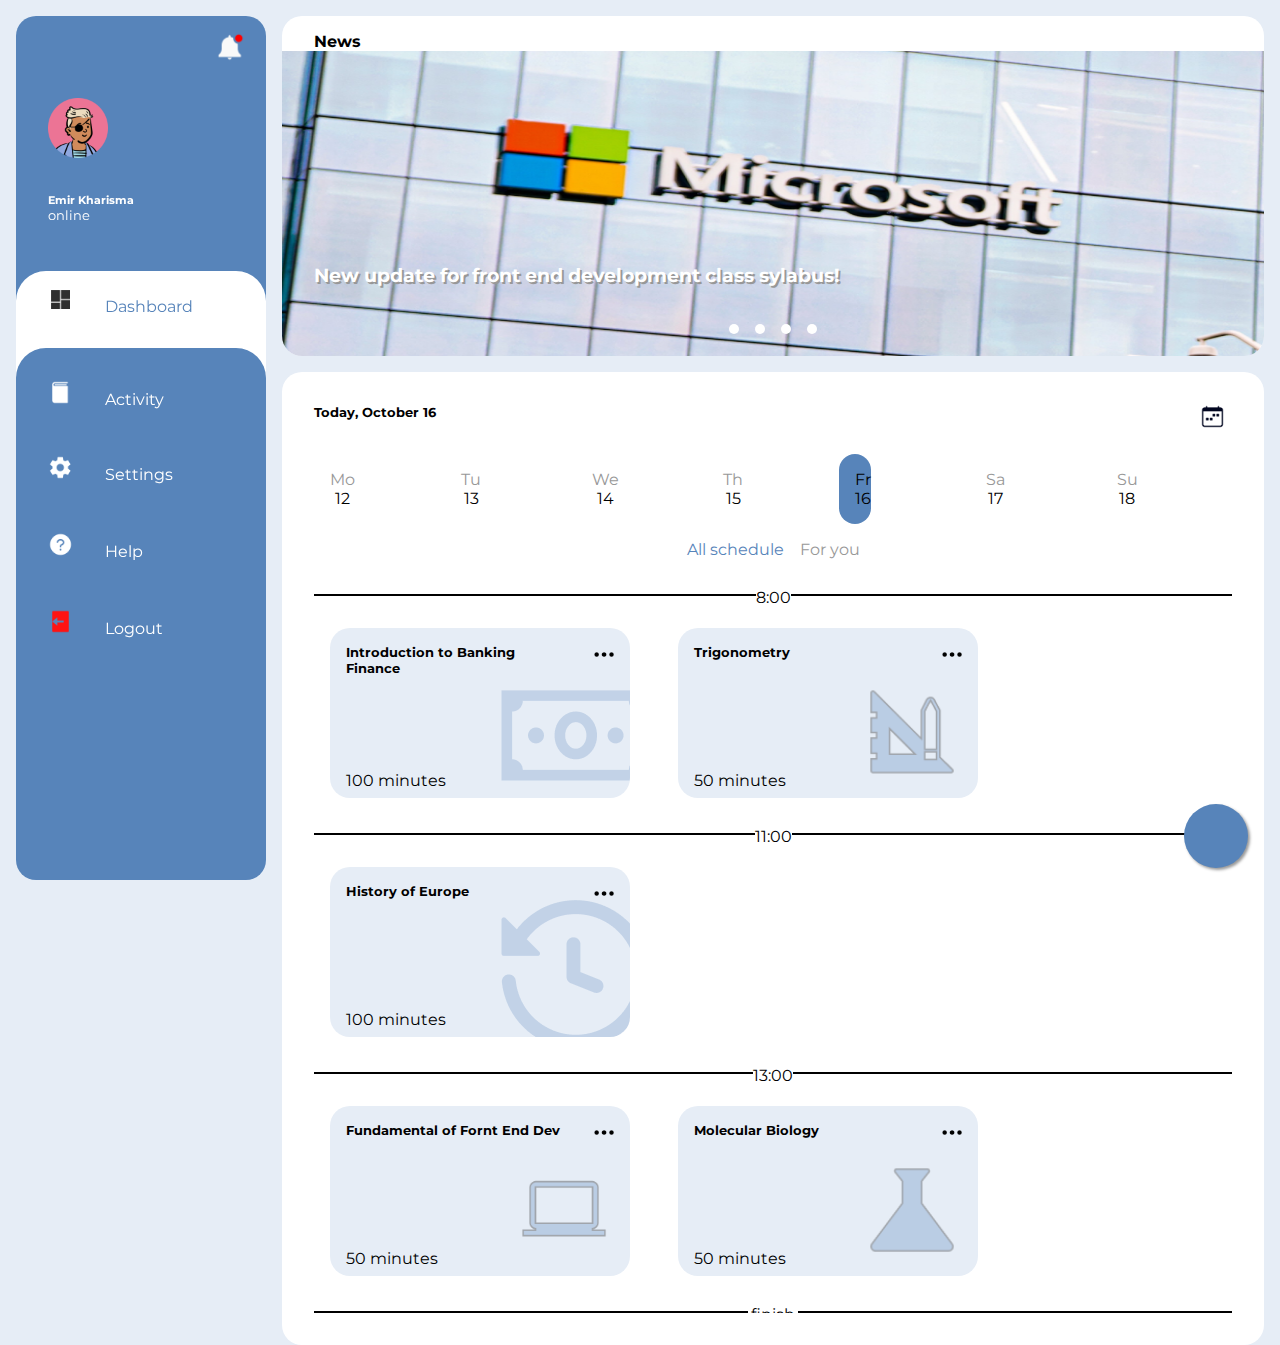
<file: dashboard-allschedule.html>
<!DOCTYPE html>
<html lang="en">
  <head>
    <meta charset="UTF-8" />
    <meta http-equiv="X-UA-Compatible" content="IE=edge" />
    <meta name="viewport" content="width=device-width, initial-scale=1.0" />
    <!--Bootstrap-->
    <link
      href="https://cdn.jsdelivr.net/npm/bootstrap@5.0.0-beta2/dist/css/bootstrap.min.css"
      rel="stylesheet"
      integrity="sha384-BmbxuPwQa2lc/FVzBcNJ7UAyJxM6wuqIj61tLrc4wSX0szH/Ev+nYRRuWlolflfl"
      crossorigin="anonymous"
    />
    <!--Line Awesome-->
    <link
      rel="stylesheet"
      href="https://maxst.icons8.com/vue-static/landings/line-awesome/line-awesome/1.3.0/css/line-awesome.min.css"
    />
    <!--Font-->
    <link rel="preconnect" href="https://fonts.gstatic.com" />
    <link
      href="https://fonts.googleapis.com/css2?family=Montserrat:wght@500&display=swap"
      rel="stylesheet"
    />
    <link rel="preconnect" href="https://fonts.gstatic.com" />
    <link
      href="https://fonts.googleapis.com/css2?family=Roboto&display=swap"
      rel="stylesheet"
    />
    <link href="/css/dashboard-allschedule.css" rel="stylesheet" type="text/css" />
    <title>Dashboard</title>
    <script src="http://code.jquery.com/jquery-1.9.1.js"></script>
  </head>
  <body>
    <!--sidebarhide and floating button-->
    <input type="checkbox" id="nav-toggle" />
    <a href="#" class="floatbtn">
      <i class="msg-icon las la-2x la-comment-dots"></i>
      </a>
    <!--sidebar-->
    <div class="sidebar">
      <div class="notif hide">
        <img src="/assets/icon_notif.png" class="icon_notif" alt="" />
      </div>
      <div class="profile">
        <a href="profile.html"
          ><img
            src="/assets/img_profile.png"
            class="img_profile minalignprof"
            alt=""
        /></a>
      </div>
      <h6 class="name hide">Emir Kharisma</h6>
      <p class="onlinestats hide">online</p>
      <div class="sidebar-menu">
        <ul>
          <li>
            <a href="dashboard-allschedule.html" class="active"
              ><span class="btn_sidemenu minalign">
                <img
                  src="/assets/icon_dashboard.png"
                  class="icon_sidemenu"
                /><span class="hide">Dashboard</span>
              </span>
            </a>
          </li>
          <li>
            <a href="activity.html" class="inactive"
              ><span class="btn_sidemenu minalign"
                ><img
                  src="/assets/icon_activity.png"
                  class="icon_sidemenu"
                /><span class="hide">Activity</span></span
              >
            </a>
          </li>
          <li>
            <a href="setting.html"
              ><span class="btn_sidemenu minalign"
                ><img
                  src="/assets/icon_setting.png"
                  class="icon_sidemenu"
                /><span class="hide">Settings</span></span
              >
            </a>
          </li>
          <li>
            <a href="help.html"
              ><span class="btn_sidemenu minalign"
                ><img src="/assets/icon_help.png" class="icon_sidemenu" /><span
                  class="hide"
                  >Help</span
                ></span
              >
            </a>
          </li>
          <li>
            <a href="index.html"
              ><span class="btn_logout minalign"
                ><img
                  src="/assets/icon_logout.png"
                  class="icon_sidemenu"
                /><span class="hide">Logout</span></span
              >
            </a>
          </li>
        </ul>
      </div>
    </div>
    <!--main content-->
    <div class="main-content">
      <header>
        <h4>
          <label for="nav-toggle">
            <span class="las la-bars"></span>
          </label>
          Sidebar
        </h4>
      </header>
      <div class="content">
        <div class="main-center">
          <!--news card-->
          <div class="news">
            <h4 class="newsheading">News</h4>
            <div class="card-carousel">
              <div class="slider">
                <div class="slides">
                  <input type="radio" name="radio-btn" id="radio1" />
                  <input type="radio" name="radio-btn" id="radio2" />
                  <input type="radio" name="radio-btn" id="radio3" />
                  <input type="radio" name="radio-btn" id="radio4" />

                  <div class="slide first">
                    <img src="/assets/1.png" alt="" />
                    <div class="info">
                      <h3 class="slidetext">
                        New update for front end development class sylabus!
                      </h3>
                    </div>
                  </div>
                  <div class="slide">
                    <img src="/assets/2.jpg" alt="" />
                    <div class="info">
                      <h3 class="slidetext">Headline 2!</h3>
                    </div>
                  </div>
                  <div class="slide">
                    <img src="/assets/3.jpg" alt="" />
                    <div class="info">
                      <h3 class="slidetext">Headline 3!</h3>
                    </div>
                  </div>
                  <div class="slide">
                    <img src="/assets/4.jpg" alt="" />
                    <div class="info">
                      <h3 class="slidetext">Headline 4!</h3>
                    </div>
                  </div>
                </div>
                <div class="text"></div>
                <div class="navigation">
                  <label for="radio1" class="manual-btn"></label>
                  <label for="radio2" class="manual-btn"></label>
                  <label for="radio3" class="manual-btn"></label>
                  <label for="radio4" class="manual-btn"></label>
                </div>
              </div>
            </div>
          </div>
          <!--news card-->
          <div class="card-calendar">
            <div class="calendar-header">
              <h5 class="today-date">Today, October 16</h5>
              <div class="icon-calendar">
                <img src="/assets/icon_calendar.png" alt="" class="iconcal" />
              </div>
            </div>
            <div class="calendar-body">
              <div class="date-cards">
                <div class="card-single">
                  <div>
                    <span class="day">Mo</span>
                    <span>12</span>
                  </div>
                </div>
                <div class="card-single">
                  <div>
                    <span class="day">Tu</span>
                    <span>13</span>
                  </div>
                </div>
                <div class="card-single">
                  <div>
                    <span class="day">We</span>
                    <span>14</span>
                  </div>
                </div>
                <div class="card-single">
                  <div>
                    <span class="day">Th</span>
                    <span>15</span>
                  </div>
                </div>
                <div class="card-single-active">
                  <div>
                    <span class="day">Fr</span>
                    <span>16</span>
                  </div>
                </div>
                <div class="card-single">
                  <div>
                    <span class="day">Sa</span>
                    <span>17</span>
                  </div>
                </div>
                <div class="card-single">
                  <div>
                    <span class="day">Su</span>
                    <span>18</span>
                  </div>
                </div>
              </div>
            </div>
            <div class="schedule-options">
              <a href="dashboard-allschedule.html" class="allschedule">All schedule</a>
              <a href="dashboard-foryou.html" class="foryou">For you</a>
            </div>
            <!--schedule card-->
            <div class="schedule">
              <p class="time"><span>8:00</span></p>
              <div class="events">
                <div class="eventflex">
                  <div class="event finance">
                    <h5 class="eventname">Introduction to Banking Finance</h5>
                    <img src="/assets/icon_list.png" alt="" class="eventmenu" />
                    <p class="duration">100 minutes</p>
                  </div>
                  <div class="event math">
                    <h5 class="eventname">Trigonometry</h5>
                    <img src="/assets/icon_list.png" alt="" class="eventmenu" />
                    <p class="duration">50 minutes</p>
                  </div>
                </div>
              </div>
              <div class="time"><span>11:00</span></div>
              <div class="events">
                <div class="eventflex">
                  <div class="event history">
                    <h5 class="eventname">History of Europe</h5>
                    <img src="/assets/icon_list.png" alt="" class="eventmenu" />
                    <p class="duration">100 minutes</p>
                  </div>
                </div>
              </div>
              <div class="time"><span>13:00</span></div>
              <div class="events">
                <div class="eventflex">
                  <div class="event software">
                    <h5 class="eventname">Fundamental of Fornt End Dev</h5>
                    <img src="/assets/icon_list.png" alt="" class="eventmenu" />
                    <p class="duration">50 minutes</p>
                  </div>
                  <div class="event science">
                    <h5 class="eventname">Molecular Biology</h5>
                    <img src="/assets/icon_list.png" alt="" class="eventmenu" />
                    <p class="duration">50 minutes</p>
                  </div>
                </div>
                <div class="finish"><span>finish</span></div>
              </div>
            </div>
          </div>
        </div>
      </div>
    </div>
    <!--messages card-->
    <div class="right-content">
      <div class="card-chats">
        <div class="chat-header">
          <h4 class="messages">
            Messages<img src="/assets/icon_plus.png" class="icon-plus" />
          </h4>
        </div>
        <input
          type="text"
          name="searchbox"
          class="search_box"
          placeholder="Search"
        />
        <div class="chat-body">
          <div class="chats">
            <img src="assets/icon_profile1.png" alt="icon_profile1">
            <div class="chat">
                <h6 class="name">Nissa Sabyan</h6>
                <p class="lastmessage">How about number 3?</p>
            </div>
            <p class="messagetime">10.15 pm</p>
        </div>
        <div class="chats">
            <img src="assets/icon_profile2.png" alt="icon_profile2">
            <div class="chat">
                <h6 class="name">Rio Dewanto</h6>
                <p class="lastmessage">I’m hungry.</p>
            </div>
            <p class="messagetime">9.12 pm</p>
        </div>
        <div class="chats">
            <img src="assets/icon_profile3.png" alt="icon_profile3">
            <div class="chat">
                <h6 class="name">Discussion Group 21 (5)</h6>
                <p class="lastmessage">Nissa : Let’s finish the task for tomorrow</p>
            </div>
            <p class="messagetime">1.23 pm</p>
        </div>
        <div class="chats">
            <img src="assets/icon_profile4.png" alt="icon_profile4">
            <div class="chat">
                <h6 class="name">Isyana Sarasvati</h6>
                <p class="lastmessage">Thanks.</p>
            </div>
            <p class="messagetime">Yesterday</p>
        </div>
        <div class="chats">
            <img src="assets/icon_profile5.png" alt="icon_profile5">
            <div class="chat">
                <h6 class="name">Tompi</h6>
                <p class="lastmessage">See you later!.</p>
            </div>
            <p class="messagetime">Yesterday</p>
        </div>
        <div class="chats">
            <img src="assets/icon_profile6.png" alt="icon_profile6">
            <div class="chat">
                <h6 class="name">You, Tompi, Isyana Sarasvati, Peppy</h6>
                <p class="lastmessage">Haha. Yes, I heard it before that you and rossa</p>
            </div>
            <p class="messagetime">8/10</p>
        </div>
        <div class="chats">
            <img src="assets/icon_profile7.png" alt="icon_profile7">
            <div class="chat">
                <h6 class="name">Peppy</h6>
                <p class="lastmessage">Haha. Me too</p>
            </div>
            <p class="messagetime">7/10</p>
        </div>
        <div class="chats">
            <img src="assets/icon_profile8.png" alt="icon_profile8">
            <div class="chat">
                <h6 class="name">Sandra Dewi</h6>
                <p class="lastmessage">How about number 3?</p>
            </div>
            <p class="messagetime">1/10</p>
        </div>
        <div class="chats">
            <img src="assets/icon_profile9.png" alt="icon_profile9">
            <div class="chat">
                <h6 class="name">Reza Rahadian</h6>
                <p class="lastmessage">I’m hungry.</p>
            </div>
            <p class="messagetime">1/10</p>
        </div>
        <div class="chats">
            <img src="assets/icon_profile10.png" alt="icon_profile10">
            <div class="chat">
                <h6 class="name">Discussion Group 23 (5)</h6>
                <p class="lastmessage">Nissa : Let’s finish the task for tomorrow</p>
            </div>
            <p class="messagetime">22/9</p>
        </div>
        <div class="chats">
            <img src="assets/icon_profile11.png" alt="icon_profile11">
            <div class="chat">
                <h6 class="name">Raisa</h6>
                <p class="lastmessage">Thanks.</p>
            </div>
            <p class="messagetime">21/9</p>
        </div>
        <div class="chats">
            <img src="assets/icon_profile12.png" alt="icon_profile12">
            <div class="chat">
                <h6 class="name">dr. Adrian</h6>
                <p class="lastmessage">See you later!</p>
            </div>
            <p class="messagetime">21/9</p>
        </div>
        <div class="chats">
            <img src="assets/icon_profile13.png" alt="icon_profile13">
            <div class="chat">
                <h6 class="name">Uus</h6>
                <p class="lastmessage">Haha. Me too</p>
            </div>
            <p class="messagetime">11/8</p>
        </div>
      </div>
    </div>
  </body>
</html>
</file>
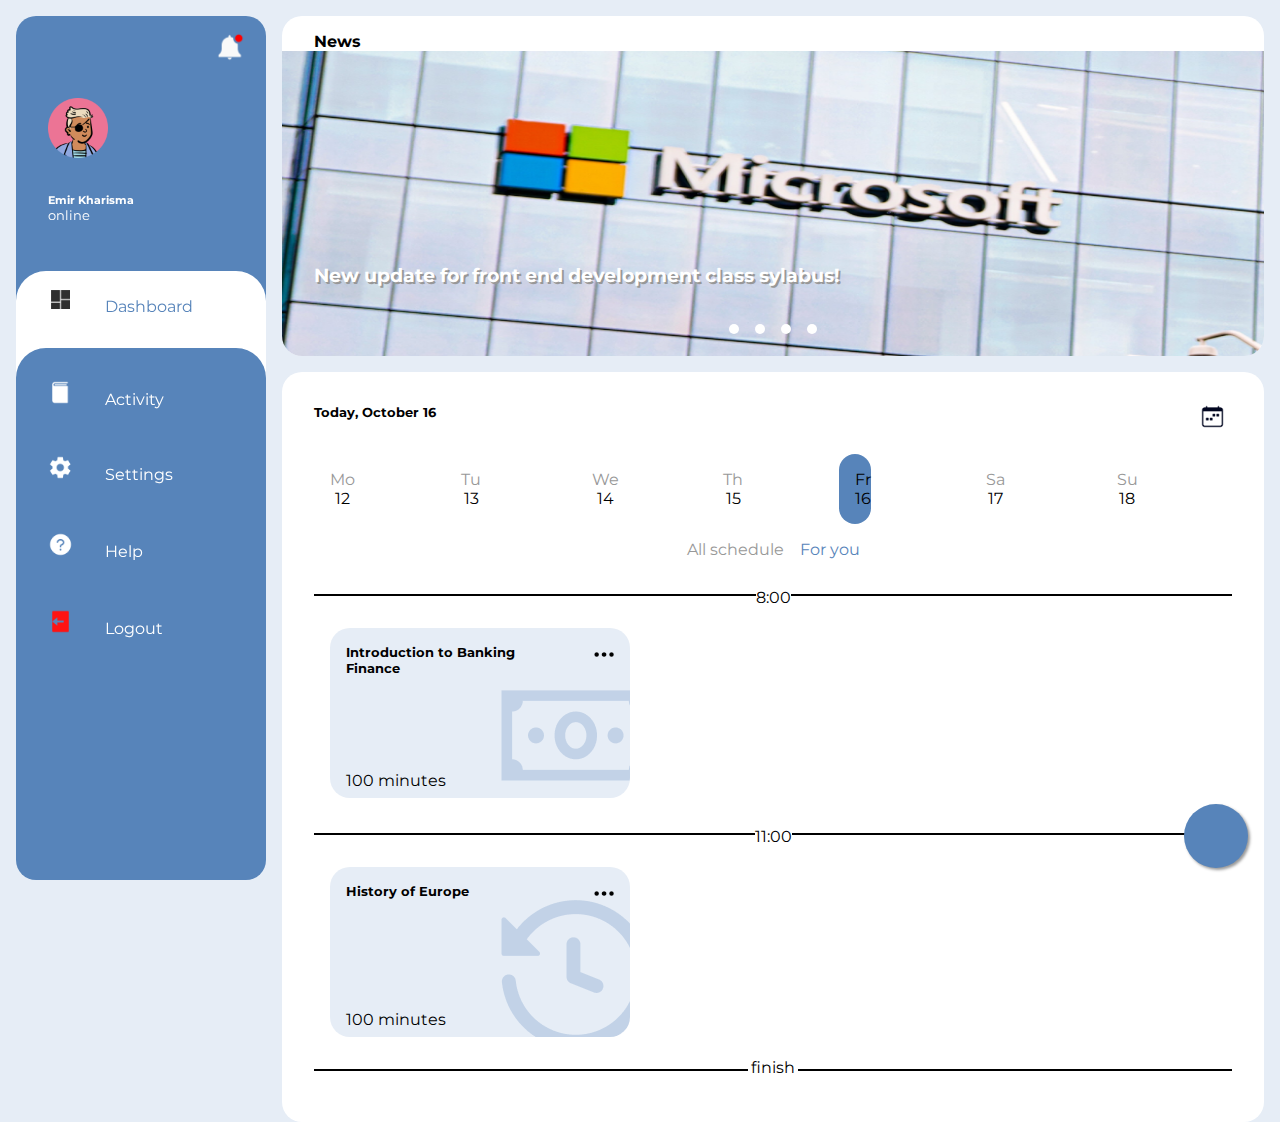
<file: dashboard-foryou.html>
<!DOCTYPE html>
<html lang="en">
  <head>
    <meta charset="UTF-8" />
    <meta http-equiv="X-UA-Compatible" content="IE=edge" />
    <meta name="viewport" content="width=device-width, initial-scale=1.0" />
    <!--Bootstrap-->
    <link
      href="https://cdn.jsdelivr.net/npm/bootstrap@5.0.0-beta2/dist/css/bootstrap.min.css"
      rel="stylesheet"
      integrity="sha384-BmbxuPwQa2lc/FVzBcNJ7UAyJxM6wuqIj61tLrc4wSX0szH/Ev+nYRRuWlolflfl"
      crossorigin="anonymous"
    />
    <!--Line Awesome-->
    <link
      rel="stylesheet"
      href="https://maxst.icons8.com/vue-static/landings/line-awesome/line-awesome/1.3.0/css/line-awesome.min.css"
    />
    <!--Font-->
    <link rel="preconnect" href="https://fonts.gstatic.com" />
    <link
      href="https://fonts.googleapis.com/css2?family=Montserrat:wght@500&display=swap"
      rel="stylesheet"
    />
    <link rel="preconnect" href="https://fonts.gstatic.com" />
    <link
      href="https://fonts.googleapis.com/css2?family=Roboto&display=swap"
      rel="stylesheet"
    />
    <link href="/css/dashboard-foryou.css" rel="stylesheet" type="text/css" />
    <title>Dashboard</title>
    <script src="http://code.jquery.com/jquery-1.9.1.js"></script>
  </head>
  <body>
    <input type="checkbox" id="nav-toggle" />
    <a href="#" class="floatbtn">
      <i class="msg-icon las la-2x la-comment-dots"></i>
      </a>
    <!--sidebar-->
    <div class="sidebar">
      <div class="notif hide">
        <img src="/assets/icon_notif.png" class="icon_notif" alt="" />
      </div>
      <div class="profile">
        <a href="profile.html"
          ><img
            src="/assets/img_profile.png"
            class="img_profile minalignprof"
            alt=""
        /></a>
      </div>
      <h6 class="name hide">Emir Kharisma</h6>
      <p class="onlinestats hide">online</p>
      <div class="sidebar-menu">
        <ul>
          <li>
            <a href="dashboard-allschedule.html" class="active"
              ><span class="btn_sidemenu minalign">
                <img
                  src="/assets/icon_dashboard.png"
                  class="icon_sidemenu"
                /><span class="hide">Dashboard</span>
              </span>
            </a>
          </li>
          <li>
            <a href="activity.html" class="inactive"
              ><span class="btn_sidemenu minalign"
                ><img
                  src="/assets/icon_activity.png"
                  class="icon_sidemenu"
                /><span class="hide">Activity</span></span
              >
            </a>
          </li>
          <li>
            <a href="setting.html"
              ><span class="btn_sidemenu minalign"
                ><img
                  src="/assets/icon_setting.png"
                  class="icon_sidemenu"
                /><span class="hide">Settings</span></span
              >
            </a>
          </li>
          <li>
            <a href="help.html"
              ><span class="btn_sidemenu minalign"
                ><img src="/assets/icon_help.png" class="icon_sidemenu" /><span
                  class="hide"
                  >Help</span
                ></span
              >
            </a>
          </li>
          <li>
            <a href="index.html"
              ><span class="btn_logout minalign"
                ><img
                  src="/assets/icon_logout.png"
                  class="icon_sidemenu"
                /><span class="hide">Logout</span></span
              >
            </a>
          </li>
        </ul>
      </div>
    </div>
    <!--main content-->
    <div class="main-content">
      <header>
        <h4>
          <label for="nav-toggle">
            <span class="las la-bars"></span>
          </label>
          Dashboard
        </h4>
      </header>
      <div class="content">
        <div class="main-center">
          <!--news card-->
          <div class="news">
            <h4 class="newsheading">News</h4>
            <div class="card-carousel">
              <div class="slider">
                <div class="slides">
                  <input type="radio" name="radio-btn" id="radio1" />
                  <input type="radio" name="radio-btn" id="radio2" />
                  <input type="radio" name="radio-btn" id="radio3" />
                  <input type="radio" name="radio-btn" id="radio4" />

                  <div class="slide first">
                    <img src="/assets/1.png" alt="" />
                    <div class="info">
                      <h3 class="slidetext">
                        New update for front end development class sylabus!
                      </h3>
                    </div>
                  </div>
                  <div class="slide">
                    <img src="/assets/2.jpg" alt="" />
                    <div class="info">
                      <h3 class="slidetext">Headline 2!</h3>
                    </div>
                  </div>
                  <div class="slide">
                    <img src="/assets/3.jpg" alt="" />
                    <div class="info">
                      <h3 class="slidetext">Headline 3!</h3>
                    </div>
                  </div>
                  <div class="slide">
                    <img src="/assets/4.jpg" alt="" />
                    <div class="info">
                      <h3 class="slidetext">Headline 4!</h3>
                    </div>
                  </div>
                </div>
                <div class="text"></div>
                <div class="navigation">
                  <label for="radio1" class="manual-btn"></label>
                  <label for="radio2" class="manual-btn"></label>
                  <label for="radio3" class="manual-btn"></label>
                  <label for="radio4" class="manual-btn"></label>
                </div>
              </div>
            </div>
          </div>
          <!--calendar card-->
          <div class="card-calendar">
            <div class="calendar-header">
              <h5 class="today-date">Today, October 16</h5>
              <div class="icon-calendar">
                <img src="/assets/icon_calendar.png" alt="" class="iconcal" />
              </div>
            </div>
            <div class="calendar-body">
              <div class="date-cards">
                <div class="card-single">
                  <div>
                    <span class="day">Mo</span>
                    <span>12</span>
                  </div>
                </div>
                <div class="card-single">
                  <div>
                    <span class="day">Tu</span>
                    <span>13</span>
                  </div>
                </div>
                <div class="card-single">
                  <div>
                    <span class="day">We</span>
                    <span>14</span>
                  </div>
                </div>
                <div class="card-single">
                  <div>
                    <span class="day">Th</span>
                    <span>15</span>
                  </div>
                </div>
                <div class="card-single-active">
                  <div>
                    <span class="day">Fr</span>
                    <span>16</span>
                  </div>
                </div>
                <div class="card-single">
                  <div>
                    <span class="day">Sa</span>
                    <span>17</span>
                  </div>
                </div>
                <div class="card-single">
                  <div>
                    <span class="day">Su</span>
                    <span>18</span>
                  </div>
                </div>
              </div>
            </div>
            <div class="schedule-options">
              <a href="dashboard-allschedule.html" class="allschedule">All schedule</a>
              <a href="dashboard-foryou.html" class="foryou">For you</a>
            </div>
            <!--schedule card-->
            <div class="schedule">
              <p class="time"><span>8:00</span></p>
              <div class="events">
                <div class="eventflex">
                  <div class="event finance">
                    <h5 class="eventname">Introduction to Banking Finance</h5>
                    <img src="/assets/icon_list.png" alt="" class="eventmenu" />
                    <p class="duration">100 minutes</p>
                  </div>
                </div>
              </div>
              <div class="time"><span>11:00</span></div>
              <div class="events lastevent">
                <div class="eventflex">
                  <div class="event history">
                    <h5 class="eventname">History of Europe</h5>
                    <img src="/assets/icon_list.png" alt="" class="eventmenu" />
                    <p class="duration">100 minutes</p>
                  </div>
                </div>
              </div>
              <div class="finish"><span>finish</span></div>
            </div>
          </div>
        </div>
      </div>
    </div>
    <!--message card-->
    <div class="right-content">
      <div class="card-chats">
        <div class="chat-header">
          <h4 class="messages">
            Messages<img src="/assets/icon_plus.png" class="icon-plus" />
          </h4>
        </div>
        <input
          type="text"
          name="searchbox"
          class="search_box"
          placeholder="Search"
        />
        <div class="chat-body">
          <div class="chats">
            <img src="assets/icon_profile1.png" alt="icon_profile1">
            <div class="chat">
                <h6 class="name">Nissa Sabyan</h6>
                <p class="lastmessage">How about number 3?</p>
            </div>
            <p class="messagetime">10.15 pm</p>
        </div>
        <div class="chats">
            <img src="assets/icon_profile2.png" alt="icon_profile2">
            <div class="chat">
                <h6 class="name">Rio Dewanto</h6>
                <p class="lastmessage">I’m hungry.</p>
            </div>
            <p class="messagetime">9.12 pm</p>
        </div>
        <div class="chats">
            <img src="assets/icon_profile3.png" alt="icon_profile3">
            <div class="chat">
                <h6 class="name">Discussion Group 21 (5)</h6>
                <p class="lastmessage">Nissa : Let’s finish the task for tomorrow</p>
            </div>
            <p class="messagetime">1.23 pm</p>
        </div>
        <div class="chats">
            <img src="assets/icon_profile4.png" alt="icon_profile4">
            <div class="chat">
                <h6 class="name">Isyana Sarasvati</h6>
                <p class="lastmessage">Thanks.</p>
            </div>
            <p class="messagetime">Yesterday</p>
        </div>
        <div class="chats">
            <img src="assets/icon_profile5.png" alt="icon_profile5">
            <div class="chat">
                <h6 class="name">Tompi</h6>
                <p class="lastmessage">See you later!.</p>
            </div>
            <p class="messagetime">Yesterday</p>
        </div>
        <div class="chats">
            <img src="assets/icon_profile6.png" alt="icon_profile6">
            <div class="chat">
                <h6 class="name">You, Tompi, Isyana Sarasvati, Peppy</h6>
                <p class="lastmessage">Haha. Yes, I heard it before that you and rossa</p>
            </div>
            <p class="messagetime">8/10</p>
        </div>
        <div class="chats">
            <img src="assets/icon_profile7.png" alt="icon_profile7">
            <div class="chat">
                <h6 class="name">Peppy</h6>
                <p class="lastmessage">Haha. Me too</p>
            </div>
            <p class="messagetime">7/10</p>
        </div>
        <div class="chats">
            <img src="assets/icon_profile8.png" alt="icon_profile8">
            <div class="chat">
                <h6 class="name">Sandra Dewi</h6>
                <p class="lastmessage">How about number 3?</p>
            </div>
            <p class="messagetime">1/10</p>
        </div>
        <div class="chats">
            <img src="assets/icon_profile9.png" alt="icon_profile9">
            <div class="chat">
                <h6 class="name">Reza Rahadian</h6>
                <p class="lastmessage">I’m hungry.</p>
            </div>
            <p class="messagetime">1/10</p>
        </div>
        <div class="chats">
            <img src="assets/icon_profile10.png" alt="icon_profile10">
            <div class="chat">
                <h6 class="name">Discussion Group 23 (5)</h6>
                <p class="lastmessage">Nissa : Let’s finish the task for tomorrow</p>
            </div>
            <p class="messagetime">22/9</p>
        </div>
        <div class="chats">
            <img src="assets/icon_profile11.png" alt="icon_profile11">
            <div class="chat">
                <h6 class="name">Raisa</h6>
                <p class="lastmessage">Thanks.</p>
            </div>
            <p class="messagetime">21/9</p>
        </div>
        <div class="chats">
            <img src="assets/icon_profile12.png" alt="icon_profile12">
            <div class="chat">
                <h6 class="name">dr. Adrian</h6>
                <p class="lastmessage">See you later!</p>
            </div>
            <p class="messagetime">21/9</p>
        </div>
        <div class="chats">
            <img src="assets/icon_profile13.png" alt="icon_profile13">
            <div class="chat">
                <h6 class="name">Uus</h6>
                <p class="lastmessage">Haha. Me too</p>
            </div>
            <p class="messagetime">11/8</p>
        </div>
      </div>
  </body>
</html>
</file>
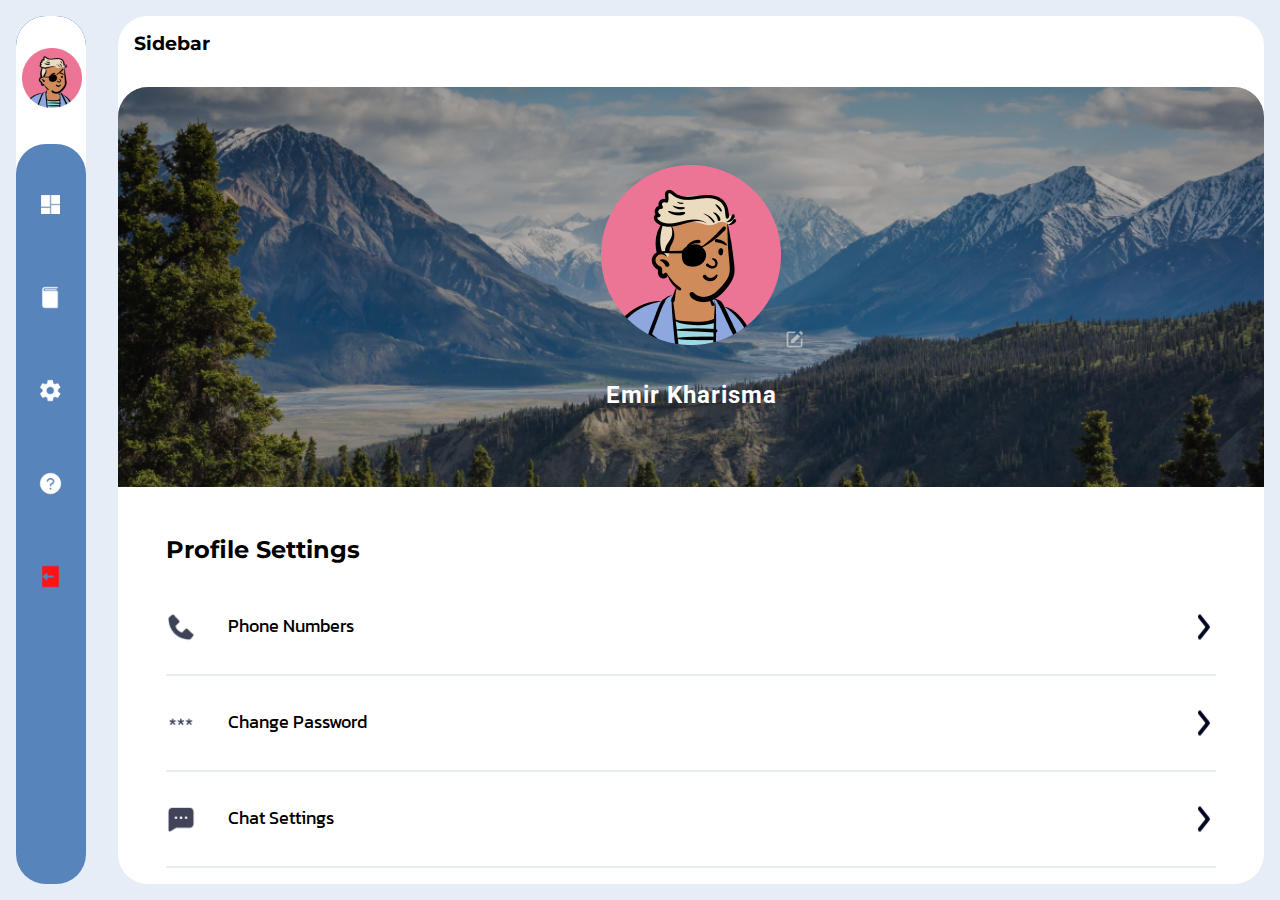
<file: profile.html>
<!DOCTYPE html>
<html lang="en">
  <head>
    <meta charset="UTF-8" />
    <meta http-equiv="X-UA-Compatible" content="IE=edge" />
    <meta name="viewport" content="width=device-width, initial-scale=1.0" />
    <title>Profile</title>
    <!--Line Awesome-->
    <link
      rel="stylesheet"
      href="https://maxst.icons8.com/vue-static/landings/line-awesome/line-awesome/1.3.0/css/line-awesome.min.css"
    />
    <!--Font-->
    <link rel="preconnect" href="https://fonts.gstatic.com" />
    <link
      href="https://fonts.googleapis.com/css2?family=Montserrat:wght@500&display=swap"
      rel="stylesheet"
    />
    <link rel="preconnect" href="https://fonts.gstatic.com" />
    <link
      href="https://fonts.googleapis.com/css2?family=Roboto&display=swap"
      rel="stylesheet"
    />
    <link rel="preconnect" href="https://fonts.gstatic.com" />
    <link
      href="https://fonts.googleapis.com/css2?family=Kanit:wght@400;500&display=swap"
      rel="stylesheet"
    />
    <link rel="stylesheet" href="/css/profile.css" />
  </head>
  <body>
    <!--sidebarhide-->
    <input type="checkbox" id="nav-toggle" />
    <div class="container">
      <!--sidebar-->
      <div class="sidebar">
        <div class="active">
          <div class="notif hide">
            <img src="/assets/icon_notifb.png" class="icon_notif" alt="" />
          </div>
          <div class="profilemini">
            <a href="profile.html"
              ><img
                src="/assets/img_profile.png"
                class="img_profile minalignprof"
                alt=""
            /></a>
          </div>
          <h4 class="name hide">Emir Kharisma</h4>
          <p class="onlinestats hide">online</p>
        </div>
        <div class="sidebar-menu">
          <ul>
            <li>
              <a href="dashboard-allschedule.html" class="inactive"
                ><span class="btn_sidemenu minalign">
                  <img
                    src="/assets/icon_dashboardw.png"
                    class="icon_sidemenu"
                  /><span class="hide">Dashboard</span>
                </span>
              </a>
            </li>
            <li>
              <a href="activity.html" class="inactive"
                ><span class="btn_sidemenu minalign"
                  ><img
                    src="/assets/icon_activity.png"
                    class="icon_sidemenu"
                  /><span class="hide">Activity</span></span
                >
              </a>
            </li>
            <li>
              <a href="setting.html"
                ><span class="btn_sidemenu minalign"
                  ><img
                    src="/assets/icon_setting.png"
                    class="icon_sidemenu"
                  /><span class="hide">Settings</span></span
                >
              </a>
            </li>
            <li>
              <a href="help.html"
                ><span class="btn_sidemenu minalign"
                  ><img
                    src="/assets/icon_help.png"
                    class="icon_sidemenu"
                  /><span class="hide">Help</span></span
                >
              </a>
            </li>
            <li>
              <a href="index.html"
                ><span class="btn_logout minalign"
                  ><img
                    src="/assets/icon_logout.png"
                    class="icon_sidemenu"
                  /><span class="hide">Logout</span></span
                >
              </a>
            </li>
          </ul>
        </div>
      </div>
      <div class="main-content">
        <header>
          <h3>
            <label for="nav-toggle">
              <span class="las la-bars"></span>
            </label>
            Sidebar
          </h3>
        </header>
        <div class="profile">
          <div class="layer"></div>
          <div class="profile-header">
            <img class="profile_img" src="assets/img_profilebig.png" />
            <img class="changeimgbtn" src="assets/icon_edits.png" alt="" />
            <h2>Emir Kharisma</h2>
          </div>
        </div>
        <div class="profile-settings">
          <h2>Profile Settings</h2>
          <div class="setting-items first">
            <div class="setting-item">
              <img class="setting-icon" src="assets/icon_phone.png" alt="" />
              <p>Phone Numbers</p>
            </div>
            <img class="icon_arrow" src="assets/icon_arrow.png" />
          </div>
          <div class="line"></div>
          <div class="setting-items">
            <div class="setting-item">
              <img class="setting-icon" src="assets/icon_stars.png" alt="" />
              <p>Change Password</p>
            </div>
            <img class="icon_arrow" src="assets/icon_arrow.png" />
          </div>
          <div class="line"></div>
          <div class="setting-items">
            <div class="setting-item">
              <img class="setting-icon" src="assets/icon_chats.png" alt="" />
              <p>Chat Settings</p>
            </div>
            <img class="icon_arrow" src="assets/icon_arrow.png" />
          </div>
          <div class="line"></div>
          <div class="setting-items">
            <div class="setting-item">
              <img
                class="setting-icon"
                src="assets/icon_pushnotif.png"
                alt=""
              />
              <p>Push Notifications</p>
            </div>
            <img class="icon_arrow" src="assets/icon_arrow.png" />
          </div>
          <div class="line"></div>
          <div class="setting-items">
            <div class="setting-item">
              <img
                class="setting-icon"
                src="assets/icon_lock.png"
                alt=""
              />
              <p>Privacy and Security</p>
            </div>
            <img class="icon_arrow" src="assets/icon_arrow.png" />
          </div>
          <div class="line"></div>
          <div class="setting-items">
            <div class="setting-item">
              <img
                class="setting-icon"
                src="assets/icon_data.png"
                alt=""
              />
              <p>Data and Storage</p>
            </div>
            <img class="icon_arrow" src="assets/icon_arrow.png" />
          </div>
        </div>
      </div>
    </div>
  </body>
</html>
</file>
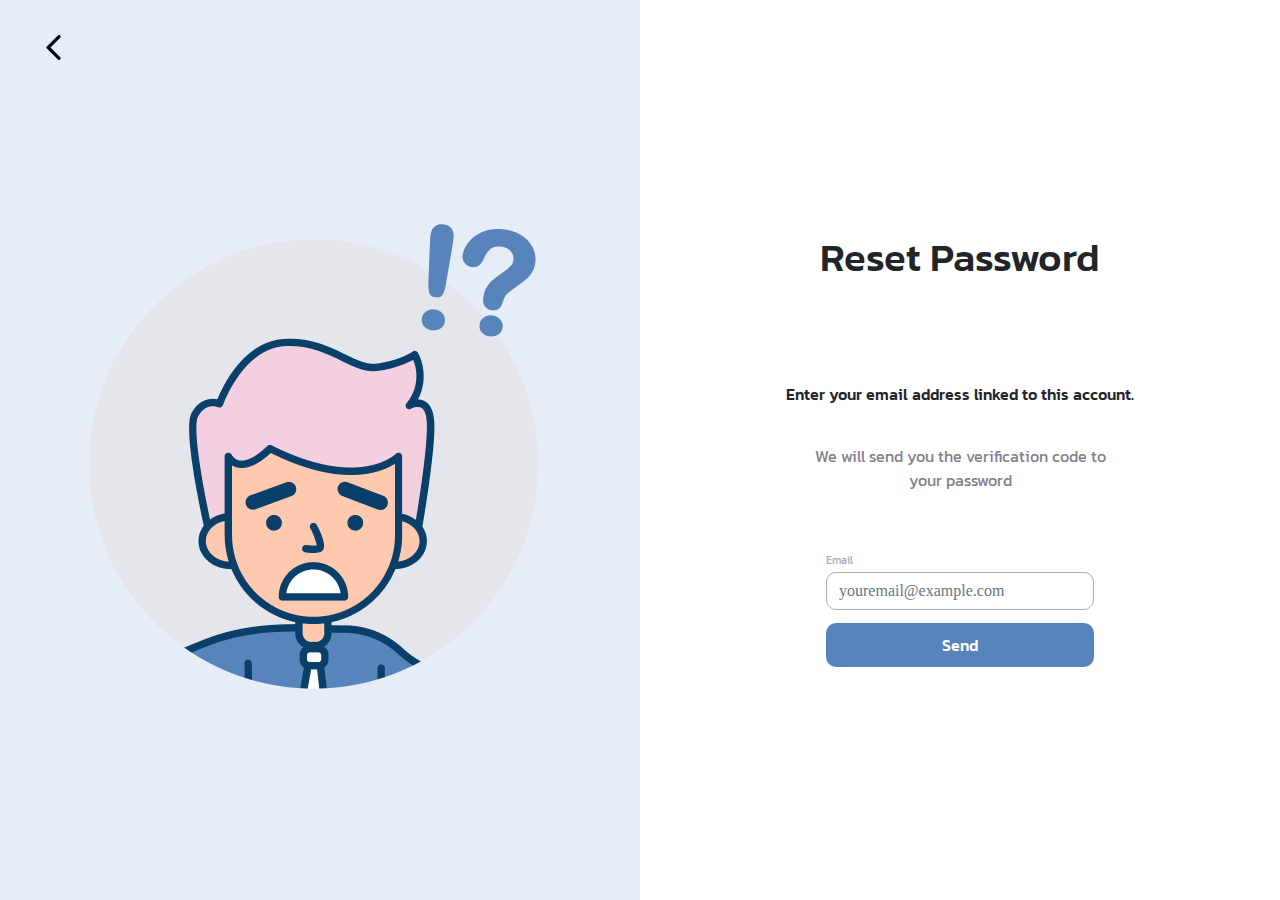
<file: resetpass.html>
<!DOCTYPE html>
<html lang="en">
  <head>
    <meta charset="UTF-8" />
    <meta http-equiv="X-UA-Compatible" content="IE=edge" />
    <meta name="viewport" content="width=device-width, initial-scale=1.0" />
    <title>Forget Password</title>
    <!--Bootstrap-->
    <link
      rel="stylesheet"
      href="https://maxcdn.bootstrapcdn.com/bootstrap/4.0.0/css/bootstrap.min.css"
    />
    <!--Font-->
    <link
      href="https://fonts.googleapis.com/css2?family=Kanit:wght@400;500&display=swap"
      rel="stylesheet"
    />
    <link href="/css/resetpass.css" rel="stylesheet" type="text/css" />
  </head>
  <style>
  </style>
  <body>
    <!--Container-->
    <div class="container-sm">
      <div class="row align-items-center align">
        <!--Left Content-->
        <div class="col-md-6 col-4 align">
          <img
            src="/assets/img_confused.png"
            class="img-fluid"
            alt="resetpass"
          />
        </div>
        <div class="col-md-6 col-md-4 align">
          <!--Right Content-->
          <form action="" class="form">
            <h1>Reset Password</h1>
            <h6>Enter your email address linked to this account.</h6>
            <p>We will send you the verification code to <br />your password</p>
            <div class="inputemail">
              <input type="email" name="useremail" class="form-control" placeholder="youremail@example.com" />
              <label for="useremail">Email</label>
            </div>
            <a href="index.html" class="sendbtn">Send</a>
          </form>
        </div>
      </div>
    </div>
    <!--Back Button-->
    <div class="btn">
      <a href="index.html"
        ><img src="/assets/back.png" class="back" alt="backbtn"
      /></a>
    </div>
  </body>
</html>
</file>
<file: css/index.css>
* {
  margin: 0;
  padding: 0;
  box-sizing: border-box;
}
body {
  background-color: #e6edf6;
  font-family: kanit;
}
.container {
  height: 85vh;
  width: 100vw;
  min-height: 500px;
  min-width: 380px;
  display: flex;
  flex-direction: column;
  justify-content: center;
  align-items: center;
}
.form {
  position: relative;
  width: 100%;
  max-width: 380px;
  padding: 80px 40px 40px;
}
.form::before{
    content: "";
    position: absolute;
    top: 0;
    left: 0;
    width: 50%;
    height: 100%;
    pointer-events: none;
}
.form h2{
    text-align: center;
    margin-bottom: 5rem;
    letter-spacing: 1px;
}
.form .inputusr{
    position: relative;
}
.form .inputusr input{
    position: relative;
    width: 100%;
    padding: 10px 10px;
    font-family: roboto;
    font-weight: 500;
    font-size: 1rem;
    margin-bottom: 30px;
    border: 1px solid #ADA9BB;
    outline: none;
    background-color: #fff;
    box-sizing: border-box;
    border-radius: 10px;
    color: black;
}
.form .inputusr label{
    position: absolute;
    top: 0;
    left: 0;
    padding: 10px 0;
    font-size: 0.7rem;
    color: #ADA9BB;
    pointer-events: none;
    transition: .3s ease-out;
    transform: translateY(-30px);
}

.form .inputpass{
    position: relative;
}
.form .inputpass input{
    width: 100%;
    padding: 10px 10px;
    font-family: roboto;
    font-weight: 500;
    font-size: 1rem;
    margin-bottom: 10px;
    border: 1px solid #ADA9BB;
    outline: none;
    background-color: #fff;
    box-sizing: border-box;
    border-radius: 10px;
    color: black;
}
.form .inputpass label{
    position: absolute;
    top: 0;
    left: 0;
    padding: 10px 0;
    font-size: 0.7rem;
    color: #ADA9BB;
    pointer-events: none;
    transition: .3s ease-out;
    transform: translateY(-30px);
}
.forgotpass{
    display: block;
    margin-bottom: 3rem;
    margin-left: auto;
    text-align: right;
    font-size: 12px;
    font-family: roboto;
    font-weight: 500;
    position: relative;
    color: black;
    cursor: pointer;
}
.forgotpass:hover{
    color: #5784BA;
}
.loginbtn{
    display: block;
    width: 100%;
    padding: 10px 20px;
    background: #5784BA;
    border: none;
    border-radius: 10px;
    font-family: kanit;
    font-size: 16px;
    color: #fff;
    font-weight: 500;
    cursor: pointer;
    text-align: center;
    text-decoration: none;
}
.googlebtn{
    display: block;
    width: 100%;
    margin-top: 1rem;
    padding: 10px 20px;
    background:rgba(0, 13, 79, 0.08);;
    background-image: url(/assets/icon_google.png);
    background-repeat: no-repeat;
    background-size: 20px;
    background-position: 70px center;
    border: none;
    border-radius: 10px;
    font-family: kanit;
    font-size: 12px;
    font-weight: 500;
    color: black;
    cursor: pointer;
    text-align: center;
    text-decoration: none;
}
.newuser{
    position: absolute;
    bottom: 2rem;
    text-align: center;
    font-size: 0.8rem;
    font-weight: 500;
    font-style: normal;
    color:#ADA9BB;
    margin-top: 4rem;
    margin-bottom: 2rem;
}
.newuser .register{
    color: #5784BA;
}
</file>
<file: css/activity-classdetail.css>
* {
  margin: 0;
  padding: 0;
  box-sizing: border-box;
}

body {
  font-family: "Montserrat", sans-serif;
  background-color: #e6edf6;
}
#nav-toggle {
  display: none;
}
.main-content {
  margin: 0;
}
.container-fluid {
  min-width: 360px;
  width: 100%;
}

.header {
  margin-top: 1rem;
  margin-bottom: 1rem;
  font-size: x-large;
  font-weight: 700;
}
.header a span {
  margin-left: 1rem;
}

a {
  text-decoration: none;
  color: initial;
}

.main {
  border-radius: 0 0 1.25rem 1.25rem;
  background-color: white;
  overflow: hidden;
  padding: 0;
}

.backdrop {
  position: relative;
  top: 0;
  left: 0;
  height: 18.75rem;
}

img.bdbackground {
  overflow: hidden;
  width: 100%;
  height: 18.75rem;
  position: relative;
}

img.bdicon {
  position: relative;
  top: -9rem;
  left: 4rem;
  height: auto;
}

div.bd-classname {
  position: absolute;
  top: 13rem;
  left: 22rem;
  font-weight: bold;
  font-size: 1.5rem;
}

div.bd-classinfo {
  position: absolute;
  top: 16rem;
  left: 22rem;
  font-weight: 500;
  font-size: 1rem;
}

.bd-classinfo > span {
  margin-right: 1rem;
}

.bd-btnreg > button {
  position: absolute;
  background-color: #57ba61;
  color: white;
  border-radius: 1rem;
  font-family: montserrat;
  font-size: small;
  top: 15rem;
  left: 85%;
}

.main {
  padding: 10rem 4rem 4rem 4rem;
}

.menu > a {
  font-family: "Roboto", sans-serif;
  margin-right: 3rem;
}

.menu > a.active {
  border-bottom: solid 0.1875rem #5784ba;
  padding-bottom: 1rem;
  color: #5784ba;
}

.headerdesc {
  font-weight: 700;
  margin-top: 1rem;
  margin-bottom: 2rem;
}

.contentdesc {
  font-family: "Roboto", sans-serif;
  font-weight: 300;
  font-size: medium;
}
.contentdesc ul {
  margin-left: 1rem;
}
.contentdesc ul li {
  margin-bottom: 2rem;
}
</file>
<file: css/activity.css>
* {
  margin: 0;
  padding: 0;
  box-sizing: border-box;
  font-family: "Montserrat", sans-serif;
  list-style: none;
  text-decoration: none;
}
::-webkit-scrollbar {
  display: none;
}
body {
  width: 100vw;
  height: 100vh;
  background-color: #e6edf6;
  text-decoration: none;
}
a {
  color: black;
  text-decoration: none;
}

/*sidebar start*/
.sidebar {
  position: fixed;
  flex-direction: column;
  width: 250px;
  left: 1rem;
  top: 1rem;
  bottom: 1rem;
  height: 96%;
  padding: 0;
  background-color: #5784ba;
  border-radius: 20px;
  z-index: 100;
  overflow: auto;
  transition: 300ms;
}
.sidebar-menu ul {
  padding: 0;
}
.sidebar-menu li {
  position: relative;
  width: 100%;
  padding-top: 3rem;
}
.sidebar-menu a {
  display: block;
  color: white;
  font-size: 1rem;
  text-decoration: none;
}
.sidebar-menu a.active {
  background-color: white;
  color: #5784ba;
  border-top-left-radius: 30px;
  border-top-right-radius: 30px;
  margin-top: -2rem;
  padding-top: 1rem;
  padding-bottom: 4rem;
}
.sidebar-menu a.belowactive {
  background-color: #5784ba;
  color: white;
  margin-top: -5rem;
  padding-top: 2rem;
  margin-bottom: -1.3rem;
  border-top-left-radius: 30px;
  border-top-right-radius: 30px;
}
.sidebar-menu a span:first-child {
  display: block;
  font-size: 1rem;
  margin-left: 2rem;
}
.icon_notif {
  position: relative;
  width: 30px;
  height: 30px;
  margin-top: 1rem;
  left: 80%;
  cursor: pointer;
}
.img_profile {
  position: relative;
  margin-top: 2rem;
  margin-left: 2rem;
  width: 60px;
  height: 60px;
}
.name {
  position: relative;
  color: white;
  margin-top: 2rem;
  margin-left: 2rem;
}
.onlinestats {
  position: relative;
  color: white;
  font-size: small;
  margin-left: 2rem;
}
.icon_sidemenu {
  position: relative;
  height: 100%;
  margin-right: 2rem;
  width: 25px;
  height: 25px;
}
/*sidebar end*/
.main-content {
  margin-left: calc(250px + 3rem);
  margin-right: 2rem;
  transition: 300ms;
}
header {
  width: 100%;
  min-width: 387px;
  background-color: white;
  border-bottom-left-radius: 10px;
  border-bottom-right-radius: 10px;
  padding: 1rem;
  display: none;
}
.wrapper {
  min-width: 387px;
}
.activity-header {
  font-size: 1.4rem;
  font-weight: 700;
  margin-top: 1rem;
  margin-bottom: 1rem;
}
.subtitle {
  font-size: 1.2rem;
  font-weight: 700;
  margin-bottom: 1rem;
  margin-left: 1rem;
}
.myclass-header {
  margin-bottom: 1rem;
  font-size: 1rem;
  font-weight: 600;
  align-items: center;
  padding-left: 2rem;
}
.myclass-data {
  font-size: small;
  align-items: center;
  background-color: white;
  border-radius: 10px;
  margin-bottom: 0.2rem;
  height: 3.5rem;
  overflow: hide;
  padding-left: 2rem;
}
.row.myclass-data {
  height: 4.5rem;
  vertical-align: middle;
  align-items: center;
  overflow: hide;
}
.status span {
  background-color: #d2deed;
  color: #5784ba;
  font-size: small;
  border-radius: 1rem;
  padding: 0.5rem;
}
.score1,
.score2,
.score3 {
  font-size: 1.5rem;
  font-weight: 700;
}
.score1,
.score2 {
  color: #51e72b;
}
.score3 {
  color: #cce72b;
}
.viewall {
  margin: 1rem;
}
.wrapper {
  border-radius: 1.25rem;
}

.col {
  overflow: hide;
}

.status,
.btnreg {
  overflow: visible;
}
/*newclass start*/
.newclass {
  background-color: white;
  border-radius: 20px;
  padding-top: 2rem;
  padding-bottom: 1rem;
}
.newclass-header {
  margin-bottom: 1rem;
  font-size: 1rem;
  font-weight: 600;
  align-items: center;
  padding-left: 2rem;
}
.newclass-data {
  box-shadow: 0 1px 10px rgba(0, 0, 0, 0.1);
}
.search-bar {
  width: 100%;
  height: 2.5rem;
}
.search-bar > label {
  color: #d2deed;
  position: absolute;
  padding: 0.5rem;
  padding-left: 0.7rem;
}

.search-bar input {
  font-size: small;
  padding-left: 2.5rem;
}
.btnsearch {
  width: 8%;
  font-size: x-small;
  background-color: #5784ba;
  color: white;
}
.btnsearch:hover {
  background-color: #749cce;
  color: white;
}
.filters {
  position: relative;
  background-color: #eeeeee;
  border-bottom-left-radius: 10px;
  border-bottom-right-radius: 10px;
  width: 100%;
  margin-bottom: 2rem;
  height: 2rem;
}
.filter {
  background: #eeeeee;
  font-size: 0.7rem;
  border: none;
  margin-left: 0.625rem;
}
.newclass-data {
  font-size: small;
  font-weight: 500;
  align-items: center;
  background-color: white;
  border-radius: 10px;
  margin-bottom: 0.2rem;
  margin-left: 1rem;
  margin-right: 1rem;
  height: 3.5rem;
  overflow: hide;
  padding-left: 2rem;
}
.btnreg span {
  background-color: #57ba61;
  color: white;
  border-radius: 1rem;
  padding: 0.5rem;
}
.btnreg span:hover {
  background-color: #a2eca9;
  color: white;
  border-radius: 1rem;
  padding: 0.5rem;
}
.row.newclass-data {
  height: 4.5rem;
  overflow: hide;
  vertical-align: middle;
  align-items: center;
}
.pagecounter {
  position: relative;
  margin-top: 1rem;
  font-size: small;
}
.align {
  padding-left: 1rem;
}
.pages {
  padding: 0.4rem;
  border-radius: 10px;
  box-shadow: rgba(0, 0, 0, 0.2) 0px 10px 40px 0px,
    rgba(0, 0, 0, 0.06) 0px 0px 0px 2px;
  background-color: white;
  margin: 0.8rem;
  width: 2rem;
  height: 2rem;
  text-align: center;
  vertical-align: middle;
}
.active-page {
  background-color: #5784ba;
}
.active-page a {
  color: white;
}
#nav-toggle {
  display: none;
}
@media (max-width: 1200px) {
  .table-header {
    font-size: 13px;
  }
  .myclass-data > .col,
  .newclass-data > .col {
    font-size: 12px;
  }
  .sidebar {
    display: none;
  }
  .main-content {
    margin-left: 1rem;
    margin-right: 1rem;
  }
  header {
    display: block;
  }
}
@media (max-width: 768px) {
  .col-1,
  .classname {
    padding-left: 0;
  }
  .newclass-header {
    padding-left: 2rem;
  }
  .newclass-data {
    padding-left: 1rem;
  }
  .hide {
    display: none;
  }
  .sidebar {
    display: none;
    transition: 300ms;
  }
  .container-fluid {
    justify-content: center;
  }
}
@media (max-width: 540px) {
  .container-fluid {
    min-width: 387px;
  }
}
</file>
<file: css/activity-classprog.css>
* {
  margin: 0;
  padding: 0;
  box-sizing: border-box;
}

body {
  font-family: "Montserrat", sans-serif;
  background-color: #e6edf6;
}
a {
  font-family: "Montserrat", sans-serif;
  text-decoration: none;
  color: initial;
}
/*sidebar start*/
.sidebar {
  position: fixed;
  flex-direction: column;
  width: 250px;
  left: 1rem;
  top: 1rem;
  bottom: 1rem;
  height: 96%;
  padding: 0;
  background-color: #5784ba;
  border-radius: 20px;
  z-index: 100;
  overflow: auto;
  transition: 300ms;
}
.sidebar-menu ul {
  padding: 0;
}
.sidebar-menu li {
  position: relative;
  width: 100%;
  padding-top: 3rem;
}
.sidebar-menu a {
  display: block;
  color: white;
  font-size: 1rem;
  text-decoration: none;
}
.sidebar-menu a.active {
  background-color: white;
  color: #5784ba;
  border-top-left-radius: 30px;
  border-top-right-radius: 30px;
  margin-top: -2rem;
  padding-top: 1rem;
  padding-bottom: 4rem;
}
.sidebar-menu a.belowactive {
  background-color: #5784ba;
  color: white;
  margin-top: -5rem;
  padding-top: 2rem;
  margin-bottom: -1.3rem;
  border-top-left-radius: 30px;
  border-top-right-radius: 30px;
}
.sidebar-menu a span:first-child {
  display: block;
  font-size: 1rem;
  margin-left: 2rem;
}
.icon_notif {
  position: relative;
  width: 30px;
  height: 30px;
  left: 80%;
  margin-top: 1rem;
  cursor: pointer;
}
.img_profile {
  position: relative;
  margin-top: 2rem;
  margin-left: 2rem;
  width: 60px;
  height: 60px;
}
.name {
  position: relative;
  color: white;
  margin-top: 2rem;
  margin-left: 2rem;
}
.onlinestats {
  position: relative;
  color: white;
  font-size: small;
  margin-left: 2rem;
}
.icon_sidemenu {
  position: relative;
  height: 100%;
  margin-right: 2rem;
  width: 25px;
  height: 25px;
}
/*sidebar end*/

.header {
  font-size: 1.5rem;
  font-weight: 700;
  margin-top: 1rem;
  margin-bottom: 1rem;
}
.header a span {
  margin-left: 1rem;
}

.main-content {
  position: absolute;
  width: calc(100% - 250px - 4rem);
  margin-left: calc(250px + 2rem);
  margin-right: 2rem;
  min-width: 360px;
  overflow: hidden;
  transition: 300ms;
}

.main {

  border-radius: 10px;
  background-color: white;
  overflow: hidden;
  padding: 0;
}

.backdrop {
  position: relative;
  top: 0;
  left: 0;
  height: 300px;
}

img.backdropimg {
  position: relative;
  width: 100%;
  height: 300px;
}
img.classicon {
  position: relative;
  width: 20%;
  top: -70%;
  left: 4rem;
}

div.classname {
  position: relative;
  top: -140%;
  left: 30%;
  font-weight: bold;
  font-size: 1.5rem;
}

div.classinfo {
  position: relative;
  top: -140%;
  left: 30%;
  font-weight: 500;
  font-size: 1rem;
}

.classinfo > span {
  margin-right: 1rem;
}
.scoretitle {
  position: relative;
  top: -140%;
}
.bdscore {
  position: relative;
  top: -170%;
  left: 85%;
}

.scorebd {
  color: #51e72b;
  font-size: 4rem;
  font-weight: bold;
}
.bdprogress {
  color: #5784ba;
  position: relative;
  top: -150%;
  left: 30%;
}
.progress {
  position: relative;
  width: 65%;
  height: 0.5rem;
  top: -147%;
  left: 30%;
}
.progress-bar {
  width: 80%;
  background-color: #5784ba;
}
.main {
  padding: 4rem;
  padding-top: 9rem;
}
.tab-menu > a {
  font-family: "Roboto", sans-serif;
  margin-right: 3rem;
}

.tab-menu > a.active {
  border-bottom: solid 0.1875rem #5784ba;
  padding-bottom: 1rem;
  color: #5784ba;
}

.classdata {
  font-size: 0.875rem;
  align-items: center;
  background-color: white;
  border-radius: 0.3125rem;
  margin-bottom: 0.2rem;
  height: 4.25rem;
  overflow: hidden;
  padding-left: 2rem;
  /* margin-bottom: 0; */
  box-shadow: 0 1px 20px rgba(0, 0, 0, 0.1);
}

.completed {
  font-style: italic;
  color: #979797;
}

.score1,
.score2,
.score3,
.score4,
.score5,
.score6 {
  font-size: 1.5rem;
  font-weight: bold;
}
.score1 {
  color: #2be7d0;
}
.score2 {
  color: #e7852b;
}
.score3 {
  color: #e6422b;
}
.score4 {
  color: #2be6ae;
}
.score5 {
  color: #51e72b;
}
.score6 {
  color: #7ee72b;
}
.unfinished > span {
  color: #ba5757;
  font-size: 0.75rem;
  border-radius: 0.9375rem;
  padding: 0.3rem;
  background-color: #edd2d2;
}

@media (max-width: 1200px) {
  .sidebar {
    display: none;
  }
  .main-content {
    width: calc(100% - 2rem);
    margin-left: 1rem;
    margin-right: 1rem;
  }
}
</file>
<file: css/activity-myclass.css>
* {
  margin: 0;
  padding: 0;
  box-sizing: border-box;
}

.container-fluid {
  padding: 1.5rem 3rem;
  height: 100%;
  width: 100%;
  position: relative;
  min-width: 360px;
}

body {
  font-family: "Montserrat", sans-serif;
  background-color: #e6edf6;
}
/*sidebar start*/
.sidebar {
  position: fixed;
  flex-direction: column;
  width: 250px;
  left: 1rem;
  top: 1rem;
  bottom: 1rem;
  height: 96%;
  padding: 0;
  background-color: #5784ba;
  border-radius: 20px;
  z-index: 100;
  overflow: auto;
  transition: 300ms;
}

.sidebar-menu ul {
  padding: 0;
}
.sidebar-menu li {
  position: relative;
  width: 100%;
  padding-top: 3rem;
}
.sidebar-menu a {
  display: block;
  color: white;
  font-size: 1rem;
  text-decoration: none;
}
.sidebar-menu a.active {
  background-color: #fff;
  color: #5784ba;
  border-top-left-radius: 30px;
  border-top-right-radius: 30px;
  margin-top: -2rem;
  padding-top: 1rem;
  padding-bottom: 4rem;
}
.sidebar-menu a.belowactive {
  background-color: #5784ba;
  color: white;
  margin-top: -5rem;
  padding-top: 2rem;
  margin-bottom: -1.3rem;
  border-top-left-radius: 30px;
  border-top-right-radius: 30px;
}
.sidebar-menu a span:first-child {
  display: block;
  font-size: 1rem;
  margin-left: 2rem;
}
.icon_notif {
  position: relative;
  width: 30px;
  height: 30px;
  margin-top: 1rem;
  left: 80%;
  cursor: pointer;
}
.img_profile {
  position: relative;
  margin-top: 2rem;
  margin-left: 2rem;
  width: 60px;
  height: 60px;
}
.name {
  position: relative;
  color: white;
  margin-top: 2rem;
  margin-left: 2rem;
}
.onlinestats {
  position: relative;
  color: white;
  font-size: small;
  margin-left: 2rem;
}
.icon_sidemenu {
  position: relative;
  height: 100%;
  margin-right: 2rem;
  width: 25px;
  height: 25px;
}
/*sidebar end*/

.main-content {
  margin-top: 1rem;
}
.container-fluid {
  padding: 0;
}
.header {
  font-family: montserrat;
  font-weight: 700;
  font-size: x-large;
  margin-bottom: 1rem;
}
.my-class {
  border-radius: 1.25rem;
}

.score1 {
  color: #51e72b;
  font-size: 1.5rem;
  font-weight: bold;
}
.score2 {
  color: #51e72b;
  font-size: 1.5rem;
  font-weight: bold;
}
.score3 {
  color: #cce72b;
  font-size: 1.5rem;
  font-weight: bold;
}
.score4 {
  color: #2be781;
  font-size: 1.5rem;
  font-weight: bold;
}
.score5 {
  color: #2be7d0;
  font-size: 1.5rem;
  font-weight: bold;
}
.score6 {
  color: #e7852b;
  font-size: 1.5rem;
  font-weight: bold;
}
.score7 {
  color: #e6422b;
  font-size: 1.5rem;
  font-weight: bold;
}
.score8 {
  color: #2be6ae;
  font-size: 1.5rem;
  font-weight: bold;
}
.score9 {
  color: #51e72b;
  font-size: 1.5rem;
  font-weight: bold;
}
.score10 {
  color: #7ee72b;
  font-size: 1.5rem;
  font-weight: bold;
}
.myclass-table {
  padding-right: 0;
  padding-left: 0.625rem;
  margin: 0 0.3125rem;
}

.myclass-header{
  margin-bottom: 0.5rem;
  font-size: 1rem;
  font-weight: 600;
  align-items: center;
  padding-left: 2rem;
}

.myclass-data {
  font-size: small;
  font-weight: 500;
  align-items: center;
  background-color: white;
  border-radius: 0.3125rem;
  margin-bottom: 0.2rem;
  height: 3.5rem;
  overflow: hide;
  padding-left: 2rem;
}
.new-class {
  background-color: white;
  border-radius: 1.25rem;
  padding-top: 2rem;
  padding-bottom: 1rem;
}
.search-group {
  display: flex;
  flex-direction: column;
  justify-content: space-between;
  width: 100%;
  margin-left: 1rem;
  margin-bottom: 2rem;
}
.form-group > label {
  font-size: 0.875rem;
  font-weight: 100;
  color: #9a9a9a;
  position: absolute;
  padding: 0.65rem;
}
.form-group > input {
  font-size: 0.875rem;
  padding: 0.5rem 2rem;
}

.btn-search {
  background-color: #5784ba;
  color: #fff;
}

.select {
  background: linear-gradient(90deg, white 90%, #e9e9e9 20%);
  padding: 0.6rem 3rem 0.6rem 4rem;
  font-size: 0.875rem;
  border-radius: 0.3125rem;
  border: none;
}

.sel-filter {
  background: #eeeeee;
  font-size: 0.7rem;
  border: none;
  margin-left: 0.625rem;
  /* width: 0px; */
}

.action {
  padding-right: 0.5rem;
}
.col {
  overflow: hide;
}

.myclass-data > .col.pr {
  padding-left: 1rem;
}

.row.myclass-data {
  height: 4.25rem;
  overflow: hide;
  vertical-align: middle;
  align-items: center;
}
.pagecounter {
  position: relative;
  margin-top: 1rem;
  font-size: small;
}
.status span {
    background-color: #D2DEED;
    color: #5784BA;
    font-size: small;
    border-radius: 1rem;
    padding: 0.5rem;
  }
.pages {
  padding: 0.4rem;
  border-radius: 10px;
  box-shadow: rgba(0, 0, 0, 0.2) 0px 10px 40px 0px, rgba(0, 0, 0, 0.06) 0px 0px 0px 2px;
  background-color: white;
  margin: 0.8rem;
  width: 2rem;
  height: 2rem;
  text-align: center;
  vertical-align: middle;
}
.active-page {
  background-color: #5784BA;
}
.active-page a {
  color: white;
}
.align{
    padding-left: 1rem;
}
</file>
<file: css/dashboard-allschedule.css>
* {
  margin: 0;
  padding: 0;
  box-sizing: border-box;
  font-family: "Montserrat", sans-serif;
  list-style: none;
  text-decoration: none;
}
::-webkit-scrollbar {
  display: none;
}
body {
  width: 100vw;
  height: 100vh;
  background-color: #e6edf6;
  text-decoration: none;
}

.floatbtn {
  display: none;
  position: fixed;
  width: 4rem;
  height: 4rem;
  bottom: 2rem;
  right: 2rem;
  background-color: #5784ba;
  color: #fff;
  border-radius: 50px;
  text-align: center;
  box-shadow: 2px 2px 3px #999;
  z-index: 100;
}
.msg-icon {
  padding: 1rem;
}

/*sidebar start*/
.sidebar {
  position: fixed;
  flex-direction: column;
  width: 250px;
  left: 1rem;
  top: 1rem;
  bottom: 1rem;
  height: 96%;
  padding: 0;
  background-color: #5784ba;
  border-radius: 20px;
  z-index: 100;
  overflow: auto;
  transition: 300ms;
}
#nav-toggle:checked + .sidebar {
  width: 70px;
}
#nav-toggle:checked + .sidebar .hide {
  display: none;
}
#nav-toggle:checked + .sidebar .minalignprof {
  margin-left: 0.3rem;
}
#nav-toggle:checked + .sidebar .minalign {
  margin-left: 1.4rem;
}
#nav-toggle:checked ~ .main-content {
  margin-left: 70px;
  width: calc(70% - 70px);
}
.sidebar-menu ul {
  padding: 0;
}
.sidebar-menu li {
  position: relative;
  width: 100%;
  padding-top: 3rem;
}
.sidebar-menu a {
  display: block;
  color: white;
  font-size: 1rem;
  text-decoration: none;
}
.sidebar-menu a.active {
  background-color: #fff;
  color: #5784ba;
  border-top-left-radius: 30px;
  border-top-right-radius: 30px;
  padding-top: 1rem;
  padding-bottom: 4rem;
}
.sidebar-menu a.inactive {
  background-color: #5784ba;
  color: white;
  margin-top: -5rem;
  padding-top: 2rem;
  margin-bottom: -1.3rem;
  border-top-left-radius: 30px;
  border-top-right-radius: 30px;
}
.sidebar-menu a span:first-child {
  display: block;
  font-size: 1rem;
  margin-left: 2rem;
}

.icon_notif {
  position: relative;
  width: 30px;
  height: 30px;
  margin-top: 1rem;
  left: 80%;
  cursor: pointer;
}
.img_profile {
  position: relative;
  margin-top: 2rem;
  margin-left: 2rem;
  width: 60px;
  height: 60px;
}
.name {
  position: relative;
  color: white;
  margin-top: 2rem;
  margin-left: 2rem;
}
.onlinestats {
  position: relative;
  color: white;
  font-size: small;
  margin-left: 2rem;
}
.icon_sidemenu {
  position: relative;
  height: 100%;
  margin-right: 2rem;
  width: 25px;
  height: 25px;
}
/*sidebar end*/

/*main content start*/
.main-content {
  position: absolute;
  margin: 0;
  margin-left: 250px;
  min-width: 400px;
  top: 1rem;
  padding-left: 1rem;
  width: calc(70% - 250px);
  overflow-y: scroll;
  transition: 300ms;
}
header {
  display: flex;
  justify-content: space-between;
  padding: 1rem;
  margin-left: 1rem;
  margin-right: 1rem;
  margin-bottom: 1rem;
  background-color: white;
  border-radius: 20px;
  box-shadow: 2px 2px 10px rgba(0, 0, 0, 0.2);
  z-index: 100;
}
#nav-toggle {
  display: none;
}
header h4 {
  font-weight: 700;
}
header .headerdash {
  padding-right: 1rem;
}
.content {
  padding-right: 1rem;
  width: 100%;
}
/*news card start*/
.news {
  position: relative;
  background-color: white;
  margin-left: 1rem;
  border-radius: 20px;
}
.newsheading {
  padding-left: 2rem;
  padding-top: 1rem;
  font-weight: 700;
}
/*news card end*/
/*carousel card start*/
.card-carousel {
  display: flex;
  justify-content: center;
  align-items: flex-end;
  height: 305px;
  overflow-x: hidden;
  border-bottom-left-radius: 20px;
  border-bottom-right-radius: 20px;
}
.slider {
  position: relative;
  width: 100%;
  height: 100%;
}
.slides {
  position: relative;
  width: 500%;
  height: 100%;
  display: flex;
}
.slides input {
  display: none;
}
.slide {
  position: relative;
  width: 20%;
  transition: 1s;
  cursor: pointer;
}
.slide img {
  width: 100%;
  height: 100%;
}
.slidetext {
  position: absolute;
  color: white;
  text-shadow: 2px 2px #989898;
  font-weight: 700;
  margin-top: -6rem;
  padding-left: 2rem;
  padding-right: 2rem;
  height: 50px;
}
.navigation {
  position: relative;
  display: flex;
  justify-content: center;
  padding: 1rem;
  width: 100%;
  margin-top: -3rem;
}
.manual-btn {
  background-color: white;
  padding: 5px;
  border-radius: 10px;
  cursor: pointer;
  transition: 1s;
}
.manual-btn:not(:last-child) {
  margin-right: 1rem;
}
.manual-btn:hover {
  background-color: #5784ba;
}

#radio1:checked ~ .first {
  margin-left: 0;
}
#radio2:checked ~ .first {
  margin-left: -20%;
}
#radio3:checked ~ .first {
  margin-left: -40%;
}
#radio4:checked ~ .first {
  margin-left: -60%;
}
/*carousel card end*/

/*calendar card start*/
.card-calendar {
  position: relative;
  background-color: white;
  margin-top: 1rem;
  margin-left: 1rem;
  padding: 2rem;
  border-radius: 20px;
}
/*calendar header start*/
.calendar-header {
  position: relative;
  display: flex;
  height: 50px;
  width: 100%;
}
.today-date {
  font-weight: 700;
}
.iconcal {
  position: absolute;
  left: calc(100% - 2rem);
  width: 25px;
  height: 25px;
}
/*calendar header end*/
/*calendar content start*/
.date-cards {
  display: grid;
  grid-template-columns: repeat(7, 1fr);
}
.card-single {
  display: flex;
  justify-content: space-around;
  align-items: center;
  text-align: center;
  padding: 1rem;
  width: 2rem;
  border-radius: 20px;
}
.card-single .day {
  color: #989898;
}
.card-single-active {
  display: flex;
  justify-content: space-around;
  align-items: center;
  text-align: center;
  padding: 1rem;
  width: 2rem;
  background-color: #5784ba;
  border-radius: 20px;
}
/*calender content end*/

/*schedule content start*/
.schedule-options {
  display: flex;
  justify-content: center;
  align-items: center;
  text-align: center;
  padding: 1rem;
  width: 100%;
}
.allschedule {
  padding-right: 0.5rem;
  color: #5784ba;
  text-decoration: none;
}
.allschedule:hover {
  text-decoration: none;
}
.foryou {
  padding-left: 0.5rem;
  color: #989898;
  text-decoration: none;
}
.schedule {
  position: relative;
  display: block;
  width: 100%;
  height: 100%;
  overflow-x: hidden;
  overflow-y: hidden;
}
.time {
  position: relative;
  text-align: center;
  top: 0.8rem;
  margin: 0;
  padding: 0;
}
.time span {
  background-color: white;
}
.finish {
  position: relative;
  text-align: center;
  top: 0.8rem;
  margin: 0;
  padding: 0;
}
.finish span {
  padding: 0.2rem;
  background-color: white;
}
.events {
  padding-top: 1rem;
  width: 100%;
  border-top: 2px solid black;
}
.events:last-child {
  border-bottom: 2px solid black;
}
.eventflex {
  display: flex;
  flex-direction: row;
  justify-content: start;
  width: 100%;
  overflow-x: scroll;
  padding: 1rem;
}
.event {
  background-color: #e6edf6;
  position: relative;
  margin-right: 3rem;
  padding: 1rem;
  border-radius: 20px;
  min-height: 170px;
  min-width: 200px;
  width: 300px;
}
.eventname {
  width: 80%;
  cursor: pointer;
}
.finance {
  background-image: url(/assets/icon_finance.png);
  background-position: bottom right;
  background-repeat: no-repeat;
  padding: 1rem;
}
.math::before {
  content: "";
  position: absolute;
  background-image: url(/assets/icon_math.png);
  background-position: bottom right;
  background-repeat: no-repeat;
  background-size: 100%;
  bottom: 0;
  right: 0;
  margin: 1rem;
  height: 100px;
  width: 100px;
  opacity: 0.3;
}
.history {
  background-image: url(/assets/icon_history.png);
  background-position: bottom right;
  background-repeat: no-repeat;
}
.software::before {
  content: "";
  position: absolute;
  background-image: url(/assets/icon_software.png);
  background-position: bottom right;
  background-repeat: no-repeat;
  background-size: 100%;
  bottom: 0;
  right: 0;
  margin: 1rem;
  height: 100px;
  width: 100px;
  opacity: 0.3;
}
.science::before {
  content: "";
  position: absolute;
  background-image: url(/assets/icon_science.png);
  background-position: bottom right;
  background-repeat: no-repeat;
  background-size: 100%;
  bottom: 0;
  right: 0;
  margin: 1rem;
  height: 100px;
  width: 100px;
  opacity: 0.3;
}
.eventmenu {
  position: absolute;
  height: 5px;
  right: 1rem;
  top: 1.5rem;
  cursor: pointer;
}
.duration {
  position: absolute;
  bottom: 0.5rem;
}
/*schedule content end*/

/*messages card start*/
.right-content {
  position: fixed;
  width: calc(30%);
  height: 96%;
  margin-top: 1rem;
  min-width: 300px;
  padding-left: 1rem;
  right: 1rem;
  overflow: hidden;
}
.card-chats {
  position: relative;
  height: 100%;
  background-color: white;
  padding: 2rem;
  border-radius: 20px;
  overflow: scroll;
}
.chat-header {
  position: relative;
  height: 50px;
  width: 100%;
}
.icon-header {
  position: relative;
  height: 100%;
  width: 100%;
}
.icon-plus {
  position: absolute;
  left: calc(100% - 2rem);
  width: 25px;
  height: 25px;
  cursor: pointer;
}
.messages {
  position: relative;
  font-weight: 700;
  width: 100%;
}
.search_box {
  background: url(/assets/icon_search.png) left no-repeat;
  background-size: 20px;
  background-position: 1rem;
  background-color: #e6edf6;
  height: 50px;
  width: 100%;
  padding-left: 3rem;
  border-radius: 20px;
  border: none;
  font-family: "Roboto", sans-serif;
}
.search_box::placeholder {
  color: black;
}
.chat-body {
  position: relative;
  display: block;
  padding-top: 1rem;
}
.message-title {
  display: flex;
  justify-content: space-between;
}

.message-title h5 {
  font-weight: bold;
  font-size: 24px;
}

.message-title img {
  width: 32px;
  height: 32px;
}

.form-search {
  display: flex;
  flex-direction: column;
}

.search-input {
  width: 100%;
  height: 47px;
  margin-top: 24px;
  padding-left: 40px;
  font-size: 15px;
  font-weight: bold;
  border: none;
  border-radius: 18px;
  background-color: #e6edf6;
}

.search-icon {
  width: 25px;
  height: 25px;
  position: relative;
  bottom: 34px;
  left: 10px;
}

.chats {
  display: flex;
  align-items: center;
  padding-bottom: 1rem;
}

.chats img {
  width: 70px;
  height: 70px;
  margin-right: 2rem;
}

.chats .chat {
  display: block;
  width: 50%;
}

.chat h6 {
  margin: 0;
  color: black;
  font-weight: 700;
}

.chat .lastmessage {
  margin: 0;
  font-size: 0.8rem;
}

.messagetime {
  position: absolute;
  right: 2rem;
}
/*messages card end*/

@media only screen and (max-width: 1400px) {
  .right-content {
    display: none;
  }
  .main-content {
    width: calc(100% - 250px);
  }
  .floatbtn {
    display: block;
    transition: ease-in;
  }
}
@media only screen and (max-width: 992px) {
  .right-content {
    display: none;
  }
  .main-content {
    width: calc(100% - 250px);
  }
  #nav-toggle:checked ~ .main-content {
    margin-left: 70px;
    width: calc(100% - 70px);
  }

  #nav-toggle:checked ~ .main-content {
    margin-left: 250px;
    width: calc(100% - 250px);
  }
}
@media only screen and (min-width: 768px) {
  header {
    display: none;
  }
}
@media only screen and (max-width: 768px) {
  header {
    display: block;
  }
  .sidebar {
    width: 70px;
  }
  .hide {
    display: none;
  }
  .sidebar-menu a span:first-child {
    display: block;
    font-size: 1rem;
    margin-left: 1.4rem;
  }
  .sidebar .minalignprof {
    margin-left: 0.3rem;
  }
  .sidebar-menu .minalign {
    margin-left: 0rem;
  }
  .main-content {
    margin-left: 70px;
    width: calc(100% - 70px);
  }
}
@media only screen and (max-width: 576px) {
  .sidebar {
    display: none;
  }
  header{
    display: block;
  }
  .main-content {
    margin-left: 0px;
    padding: 0;
    width: 100%;
    min-width: 360px;
  }
  .floatbtn{
    height: 3rem;
    width: 3rem;
  }
  .msg-icon{
    padding: 0.5rem;
  }
}
</file>
<file: css/dashboard-foryou.css>
* {
  margin: 0;
  padding: 0;
  box-sizing: border-box;
  font-family: "Montserrat", sans-serif;
  list-style: none;
  text-decoration: none;
}
::-webkit-scrollbar {
  display: none;
}
body {
  width: 100vw;
  height: 100vh;
  background-color: #e6edf6;
  text-decoration: none;
}

.floatbtn {
  display: none;
  position: fixed;
  width: 4rem;
  height: 4rem;
  bottom: 2rem;
  right: 2rem;
  background-color: #5784ba;
  color: #fff;
  border-radius: 50px;
  text-align: center;
  box-shadow: 2px 2px 3px #999;
  z-index: 100;
}
.msg-icon {
  padding: 1rem;
}
/*sidebar start*/
.sidebar {
  position: fixed;
  flex-direction: column;
  width: 250px;
  left: 1rem;
  top: 1rem;
  bottom: 1rem;
  height: 96%;
  padding: 0;
  background-color: #5784ba;
  border-radius: 20px;
  z-index: 100;
  overflow: auto;
  transition: 300ms;
}
#nav-toggle:checked + .sidebar {
  width: 70px;
}
#nav-toggle:checked + .sidebar .hide {
  display: none;
}
#nav-toggle:checked + .sidebar .minalignprof {
  margin-left: 0.3rem;
}
#nav-toggle:checked + .sidebar .minalign {
  margin-left: 1.4rem;
}
#nav-toggle:checked ~ .main-content {
  margin-left: 70px;
  width: calc(70% - 70px);
}
.sidebar-menu ul {
  padding: 0;
}
.sidebar-menu li {
  position: relative;
  width: 100%;
  padding-top: 3rem;
}
.sidebar-menu a {
  display: block;
  color: white;
  font-size: 1rem;
  text-decoration: none;
}
.sidebar-menu a.active {
  background-color: #fff;
  color: #5784ba;
  border-top-left-radius: 30px;
  border-top-right-radius: 30px;
  padding-top: 1rem;
  padding-bottom: 4rem;
}
.sidebar-menu a.inactive {
  background-color: #5784ba;
  color: white;
  margin-top: -5rem;
  padding-top: 2rem;
  margin-bottom: -1.3rem;
  border-top-left-radius: 30px;
  border-top-right-radius: 30px;
}
.sidebar-menu a span:first-child {
  display: block;
  font-size: 1rem;
  margin-left: 2rem;
}

.icon_notif {
  position: relative;
  width: 30px;
  height: 30px;
  margin-top: 1rem;
  left: 80%;
  cursor: pointer;
}
.img_profile {
  position: relative;
  margin-top: 2rem;
  margin-left: 2rem;
  width: 60px;
  height: 60px;
}
.name {
  position: relative;
  color: white;
  margin-top: 2rem;
  margin-left: 2rem;
}
.onlinestats {
  position: relative;
  color: white;
  font-size: small;
  margin-left: 2rem;
}
.icon_sidemenu {
  position: relative;
  height: 100%;
  margin-right: 2rem;
  width: 25px;
  height: 25px;
}
/*sidebar end*/

/*main content start*/
.main-content {
  position: absolute;
  margin: 0;
  margin-left: 250px;
  min-width: 400px;
  top: 1rem;
  padding-left: 1rem;
  width: calc(70% - 250px);
  overflow-y: scroll;
  transition: 300ms;
}
header {
  display: flex;
  justify-content: space-between;
  padding: 1rem;
  margin-left: 1rem;
  margin-right: 1rem;
  margin-bottom: 1rem;
  background-color: white;
  border-radius: 20px;
  box-shadow: 2px 2px 10px rgba(0, 0, 0, 0.2);
  z-index: 100;
}
#nav-toggle {
  display: none;
}
header h4 {
  font-weight: 700;
}
header .headerdash {
  padding-right: 1rem;
}
header .headermess {
  padding-left: 1rem;
}
.content {
  padding-right: 1rem;
  width: 100%;
}
/*news card start*/
.news {
  position: relative;
  background-color: white;
  margin-left: 1rem;
  border-radius: 20px;
}
.newsheading {
  padding-left: 2rem;
  padding-top: 1rem;
  font-weight: 700;
}
/*news card end*/
/*carousel card start*/
.card-carousel {
  display: flex;
  justify-content: center;
  align-items: flex-end;
  height: 305px;
  overflow-x: hidden;
  border-bottom-left-radius: 20px;
  border-bottom-right-radius: 20px;
  
}
.slider {
  position: relative;
  width: 100%;
  height: 100%;
}
.slides {
  position: relative;
  width: 500%;
  height: 100%;
  display: flex;
}
.slides input {
  display: none;
}
.slide {
  position: relative;
  width: 20%;
  transition: 1s;
  cursor: pointer;
}
.slide img {
  width: 100%;
  height: 100%;
}
.slidetext {
  position: absolute;
  color: white;
  text-shadow: 2px 2px #989898;
  font-weight: 700;
  margin-top: -6rem;
  padding-left: 2rem;
  padding-right: 2rem;
  height: 50px;
}
.navigation {
  position: relative;
  display: flex;
  justify-content: center;
  padding: 1rem;
  width: 100%;
  margin-top: -3rem;
}
.manual-btn {
  background-color: white;
  padding: 5px;
  border-radius: 10px;
  cursor: pointer;
  transition: 1s;
}
.manual-btn:not(:last-child) {
  margin-right: 1rem;
}
.manual-btn:hover {
  background-color: #5784ba;
}

#radio1:checked ~ .first {
  margin-left: 0;
}
#radio2:checked ~ .first {
  margin-left: -20%;
}
#radio3:checked ~ .first {
  margin-left: -40%;
}
#radio4:checked ~ .first {
  margin-left: -60%;
}
/*carousel card end*/

/*calendar card start*/
.card-calendar {
  position: relative;
  background-color: white;
  margin-top: 1rem;
  margin-left: 1rem;
  padding: 2rem;
  border-radius: 20px;
}
/*calendar header start*/
.calendar-header {
  position: relative;
  display: flex;
  height: 50px;
  width: 100%;
}
.today-date {
  font-weight: 700;
}
.iconcal {
  position: absolute;
  left: calc(100% - 2rem);
  width: 25px;
  height: 25px;
}
/*calendar header end*/
/*calendar content start*/
.date-cards {
  display: grid;
  grid-template-columns: repeat(7, 1fr);
}
.card-single {
  display: flex;
  justify-content: space-around;
  align-items: center;
  text-align: center;
  padding: 1rem;
  width: 2rem;
  border-radius: 20px;
}
.card-single .day {
  color: #989898;
}
.card-single-active {
  display: flex;
  justify-content: space-around;
  align-items: center;
  text-align: center;
  padding: 1rem;
  width: 2rem;
  background-color: #5784ba;
  border-radius: 20px;
}
/*calender content end*/

/*schedule content start*/
.schedule-options {
  display: flex;
  justify-content: center;
  align-items: center;
  text-align: center;
  padding: 1rem;
  width: 100%;
}
.allschedule {
  padding-right: 0.5rem;
  color: #989898;
  text-decoration: none;
}
.allschedule:hover {
  text-decoration: none;
}
.foryou {
  padding-left: 0.5rem;
  color: #5784ba;

  text-decoration: none;
}
.schedule {
  position: relative;
  display: block;
  width: 100%;
  height: 100%;
  overflow-x: hidden;
  overflow-y: hidden;
}
.time {
  position: relative;
  text-align: center;
  top: 0.8rem;
  margin: 0;
  padding: 0;
}
.time span {
  background-color: white;
}
.finish {
  position: relative;
  text-align: center;
  top: -0.8rem;
  margin: 0;
  padding: 0;
}
.finish span {
  padding: 0.2rem;
  background-color: white;
}
.events {
  padding-top: 1rem;
  width: 100%;
  border-top: 2px solid black;
}
.lastevent {
  padding-bottom: 1rem;
  width: 100%;
  border-bottom: 2px solid black;
}
.eventflex {
  display: flex;
  flex-direction: row;
  justify-content: start;
  width: 100%;
  overflow-x: scroll;
  padding: 1rem;
}
.event {
  background-color: #e6edf6;
  position: relative;
  margin-right: 3rem;
  padding: 1rem;
  border-radius: 20px;
  min-height: 170px;
  min-width: 200px;
  width: 300px;
}
.eventname {
  width: 80%;
  cursor: pointer;
}
.finance {
  background-image: url(/assets/icon_finance.png);
  background-position: bottom right;
  background-repeat: no-repeat;
  padding: 1rem;
}
.history {
  background-image: url(/assets/icon_history.png);
  background-position: bottom right;
  background-repeat: no-repeat;
}
.eventmenu {
  position: absolute;
  height: 5px;
  right: 1rem;
  top: 1.5rem;
  cursor: pointer;
}
.duration {
  position: absolute;
  bottom: 0.5rem;
}
/*schedule content end*/

/*messages card start*/
.right-content {
  position: fixed;
  width: calc(30%);
  height: 96%;
  margin-top: 1rem;
  min-width: 300px;
  padding-left: 1rem;
  right: 1rem;
  overflow: hidden;
}
.card-chats {
  position: relative;
  height: 100%;
  background-color: white;
  padding: 2rem;
  border-radius: 20px;
  overflow: scroll;

}
.chat-header {
  position: relative;
  height: 50px;
  width: 100%;
}
.icon-header {
  position: relative;
  height: 100%;
  width: 100%;
}
.icon-plus {
  position: absolute;
  left: calc(100% - 2rem);
  width: 25px;
  height: 25px;
  cursor: pointer;
}
.messages {
  position: relative;
  font-weight: 700;
  width: 100%;
}
.search_box {
  background: url(/assets/icon_search.png) left no-repeat;
  background-size: 20px;
  background-position: 1rem;
  background-color: #e6edf6;
  height: 50px;
  width: 100%;
  padding-left: 3rem;
  border-radius: 20px;
  border: none;
  font-family: "Roboto", sans-serif;
}
.search_box::placeholder {
  color: black;
}
.chat-body {
  position: relative;
  display: block;
  padding-top: 1rem;
}
.message-title {
  display: flex;
  justify-content: space-between;
}

.message-title h5 {
  font-weight: bold;
  font-size: 24px;
}

.message-title img {
  width: 32px;
  height: 32px;
}

.form-search {
  display: flex;
  flex-direction: column;
  
}

.search-input {
  width: 100%;
  height: 47px;
  margin-top: 24px;
  padding-left: 40px;
  font-size: 15px;
  font-weight: bold;
  border: none;
  border-radius: 18px;
  background-color: #E6EDF6;
}

.search-icon {
  width: 25px;
  height: 25px;
  position: relative;
  bottom: 34px;
  left: 10px;
}

.chats {
  display: flex;
  align-items: center;
  padding-bottom: 1rem;

}

.chats img {
  width: 70px;
  height: 70px;
  margin-right: 2rem;
}

.chats .chat {
  display: block;
  width: 50%;
}

.chat h6 {
  margin: 0;
  color: black;
  font-weight: 700;

}

.chat .lastmessage {
  margin: 0;
  font-size: 0.8rem;
}

.messagetime{
  position: absolute;
  right: 2rem;
}
/*messages card end*/

@media only screen and (max-width: 1400px) {
  .right-content {
    display: none;
  }
  .main-content {
    width: calc(100% - 250px);
  }
  .floatbtn {
    display: block;
    transition: ease-in;
  }
}
@media only screen and (max-width: 992px) {
  .right-content {
    display: none;
  }
  .main-content {
    width: calc(100% - 250px);
  }
  #nav-toggle:checked ~ .main-content {
    margin-left: 70px;
    width: calc(100% - 70px);
  }

  #nav-toggle:checked ~ .main-content {
    margin-left: 250px;
    width: calc(100% - 250px);
  }
}
@media only screen and (min-width: 768px) {
  header {
    display: none;
  }
}
@media only screen and (max-width: 768px) {
  header {
    display: block;
  }
  .sidebar {
    width: 70px;
  }
  .hide {
    display: none;
  }
  .sidebar-menu a span:first-child {
    display: block;
    font-size: 1rem;
    margin-left: 1.4rem;
  }
  .sidebar .minalignprof {
    margin-left: 0.3rem;
  }
  .sidebar-menu .minalign {
    margin-left: 0rem;
  }
  .main-content {
    margin-left: 70px;
    width: calc(100% - 70px);
  }
}
@media only screen and (max-width: 576px) {
  .sidebar {
    display: none;
  }
  header{
    display: block;
  }
  .main-content {
    margin-left: 0px;
    padding: 0;
    width: 100%;
    min-width: 360px;
  }
  .floatbtn{
    height: 3rem;
    width: 3rem;
  }
  .msg-icon{
    padding: 0.5rem;
  }
}
</file>
<file: css/profile.css>
* {
  margin: 0;
  padding: 0;
  box-sizing: border-box;
  font-family: "Montserrat", sans-serif;
  list-style: none;
  text-decoration: none;
}
::-webkit-scrollbar {
  display: none;
}
body {
  width: 100vw;
  height: 100vh;
  background-color: #e6edf6;
  text-decoration: none;
}
#nav-toggle {
  display: none;
}
.container {
  display: flex;
  height: 100%;
  width: 100%;
  justify-content: center;
}
.sidebar {
  position: relative;
  flex: 1;
  flex-direction: column;
  margin: 1rem;
  background-color: #5784ba;
  border-radius: 30px;
  overflow: auto;
  transition: 300ms;
}
.active {
  background-color: #fff;
  color: #5784ba;
  border-top-left-radius: 30px;
  border-top-right-radius: 30px;
  padding: 2rem;
  padding-bottom: 4rem;
}
.icon_notif {
  position: relative;
  width: 30px;
  height: 30px;
  left: 90%;
  cursor: pointer;
}
.img_profile {
  position: relative;
  width: 60px;
  height: 60px;
}
.name {
  position: relative;
  color: black;
  font-family: "Roboto", sans-serif;
  margin-top: 2rem;
}
.onlinestats {
  position: relative;
  color: black;
  font-family: "Roboto", sans-serif;
  font-size: small;
}
.sidebar-menu {
  position: relative;
  margin-top: -2rem;
  background-color: #5784ba;
  border-top-left-radius: 30px;
  border-top-right-radius: 30px;
}
.sidebar-menu ul {
  position: relative;
  padding-top: 3rem;
}
.sidebar-menu li {
  position: relative;
  width: 100%;
  padding-bottom: 4rem;
}
.sidebar-menu a {
  color: white;
}
.sidebar-menu a span:first-child {
  display: block;
  font-size: 1rem;
  margin-left: 2rem;
}

.icon_sidemenu {
  position: relative;
  height: 100%;
  margin-right: 1rem;
  width: 25px;
  height: 25px;
}
/*sidebar end*/
.main-content {
  position: relative;
  flex-direction: column;
  flex: 5;
  margin: 1rem;
  background-color: white;
  border-radius: 30px;
  overflow: auto;
}
header {
  display: flex;
  justify-content: space-between;
  padding: 1rem;
  margin-bottom: 1rem;
  background-color: white;
  border-radius: 20px;
  z-index: 100;
}
header h4 {
  font-weight: 700;
}
header .headerdash {
  padding-right: 1rem;
}
header .headermess {
  padding-left: 1rem;
}

.profile {
  position: relative;
  display: flex;
  flex-direction: column;
  width: 100%;
  height: 400px;
}
.profile-header {
  display: flex;
  flex-direction: column;
  background-image: url(/assets/img_profileheader.png);
  background-repeat: no-repeat;
  background-size: cover;
  background-position: center;
  width: 100%;
  height: 100%;
  justify-content: center;
  align-items: center;
  border-top-left-radius: 30px;
  border-top-right-radius: 30px;
}
.layer {
  background-color: rgba(24, 24, 24, 0.342);
  border-top-left-radius: 30px;
  border-top-right-radius: 30px;
  position: absolute;
  top: 0;
  left: 0;
  width: 100%;
  height: 100%;
}
.profile_img {
  z-index: 100;
}
.profile-header h2 {
  color: white;
  margin-top: 2rem;
  font-family: roboto;
  letter-spacing: 1px;
  z-index: 100;
}
.changeimgbtn {
  position: relative;
  margin-top: -1rem;
  margin-left: 13rem;
  z-index: 100;
}
.profile-settings {
  position: relative;
  display: flex;
  flex-direction: column;
  margin-left: 3rem;
  margin-top: 3rem;
  margin-right: 3rem;
}

.setting-items {
  display: flex;
  flex-direction: row;
  justify-content: space-between;
  width: 100%;
  height: 30px;
  margin-bottom: 2rem;
}
.setting-items.first{
  display: flex;
  flex-direction: row;
  justify-content: space-between;
  width: 100%;
  height: 30px;
  margin-top: 3rem;
}
.setting-items:last-child {
  margin-bottom: 3rem;
}
.setting-item {
  display: flex;
  justify-content: flex-start;
}
.setting-item p {
  font-family: "kanit", sans-serif;
  font-weight: 400;
  margin-left: 2rem;
  font-size: large;
}
.line{
  position: relative;
  margin-bottom: 2rem;
  border-bottom: 2px solid #E6EDF6;
}
@media only screen and (min-width: 768px) {
  header {
    display: none;
  }
}
@media only screen and (max-width: 1400px) {
  header {
    display: block;
  }
  .sidebar {
    flex:0.3;
    min-width: 70px;
    transition: 300ms;
  }
  .hide {
    display: none;
  }
  .sidebar-menu a span:first-child {
    display: block;
    font-size: 1rem;
    margin-left: 1.4rem;
  }
  .sidebar .minalignprof {
    margin-left: -1.6rem;
  }
  .sidebar-menu .minalign {
    margin-left: 0rem;
  }
}

@media only screen and (max-width: 576px) {
  .sidebar {
    display: none;
    transition: 300ms;
  }
  header {
    display: block;
    width: 100%;
  }
  .main-content{
    min-width: 360px;
  }
}
</file>
<file: css/resetpass.css>
* {
  margin: 0;
  padding: 0;
  box-sizing: border-box;
  font-family: kanit;
}
body{
  width: 100vw;
}
.container-sm {
  display: flex;
  height: 100vh;
  width: 100vw;
  padding: 0;
  justify-content: center;
  align-items: center;
}

.align {
  width: 100vw;
  display: flex;
  justify-content: center;
  align-items: center;
  text-align: center;
}
.leftcontent {
  margin: 0;
  display: flex;
  justify-content: center;
  align-items: center;
}
.right {
  display: flex;
  flex-direction: column;
}

.form {
  position: relative;
  display: flex;
  flex-direction: column;
  justify-content: center;
  align-items: center;
  width: 80%;
  min-width: 600px;
  padding: 2rem;
}
.form h6 {
  margin-top: 6rem;
}
.form p {
  margin-top: 2rem;
  color: #837f8f;
}
.form .inputemail {
  position: relative;
  width: 50%;
  margin-top: 4rem;
}
.form .inputemail input {
  position: relative;
  font-family: roboto;
  font-weight: 500;
  font-size: 1rem;
  border: 1px solid #ada9bb;
  outline: none;
  background-color: #fff;
  box-sizing: border-box;
  border-radius: 10px;
  color: black;
}
.form .inputemail label {
  position: absolute;
  top: 0;
  left: 0;
  padding: 10px 0;
  font-size: 0.7rem;
  color: #ada9bb;
  pointer-events: none;
  transition: 0.3s ease-out;
  transform: translateY(-30px);
}
.sendbtn {
  display: block;
  width: 50%;
  padding: 10px 20px;
  margin-top: 0.8rem;
  background: #5784ba;
  border: none;
  border-radius: 10px;
  font-family: kanit;
  font-size: 16px;
  color: #fff;
  font-weight: 500;
  cursor: pointer;
  text-align: center;
  text-decoration: none;
}

.padding {
  padding: 1.5rem;
}
.btn {
  position: absolute;
  top: 1.5rem;
  left: 1.5rem;
}
@media (min-width: 375px) {

}
@media (min-width: 667px) {

}
@media (min-width: 768px) {
  body{
    background:linear-gradient(90deg,#E6EDF6 50%, white 50% );
    width: 768px;
  }

}
</file>
